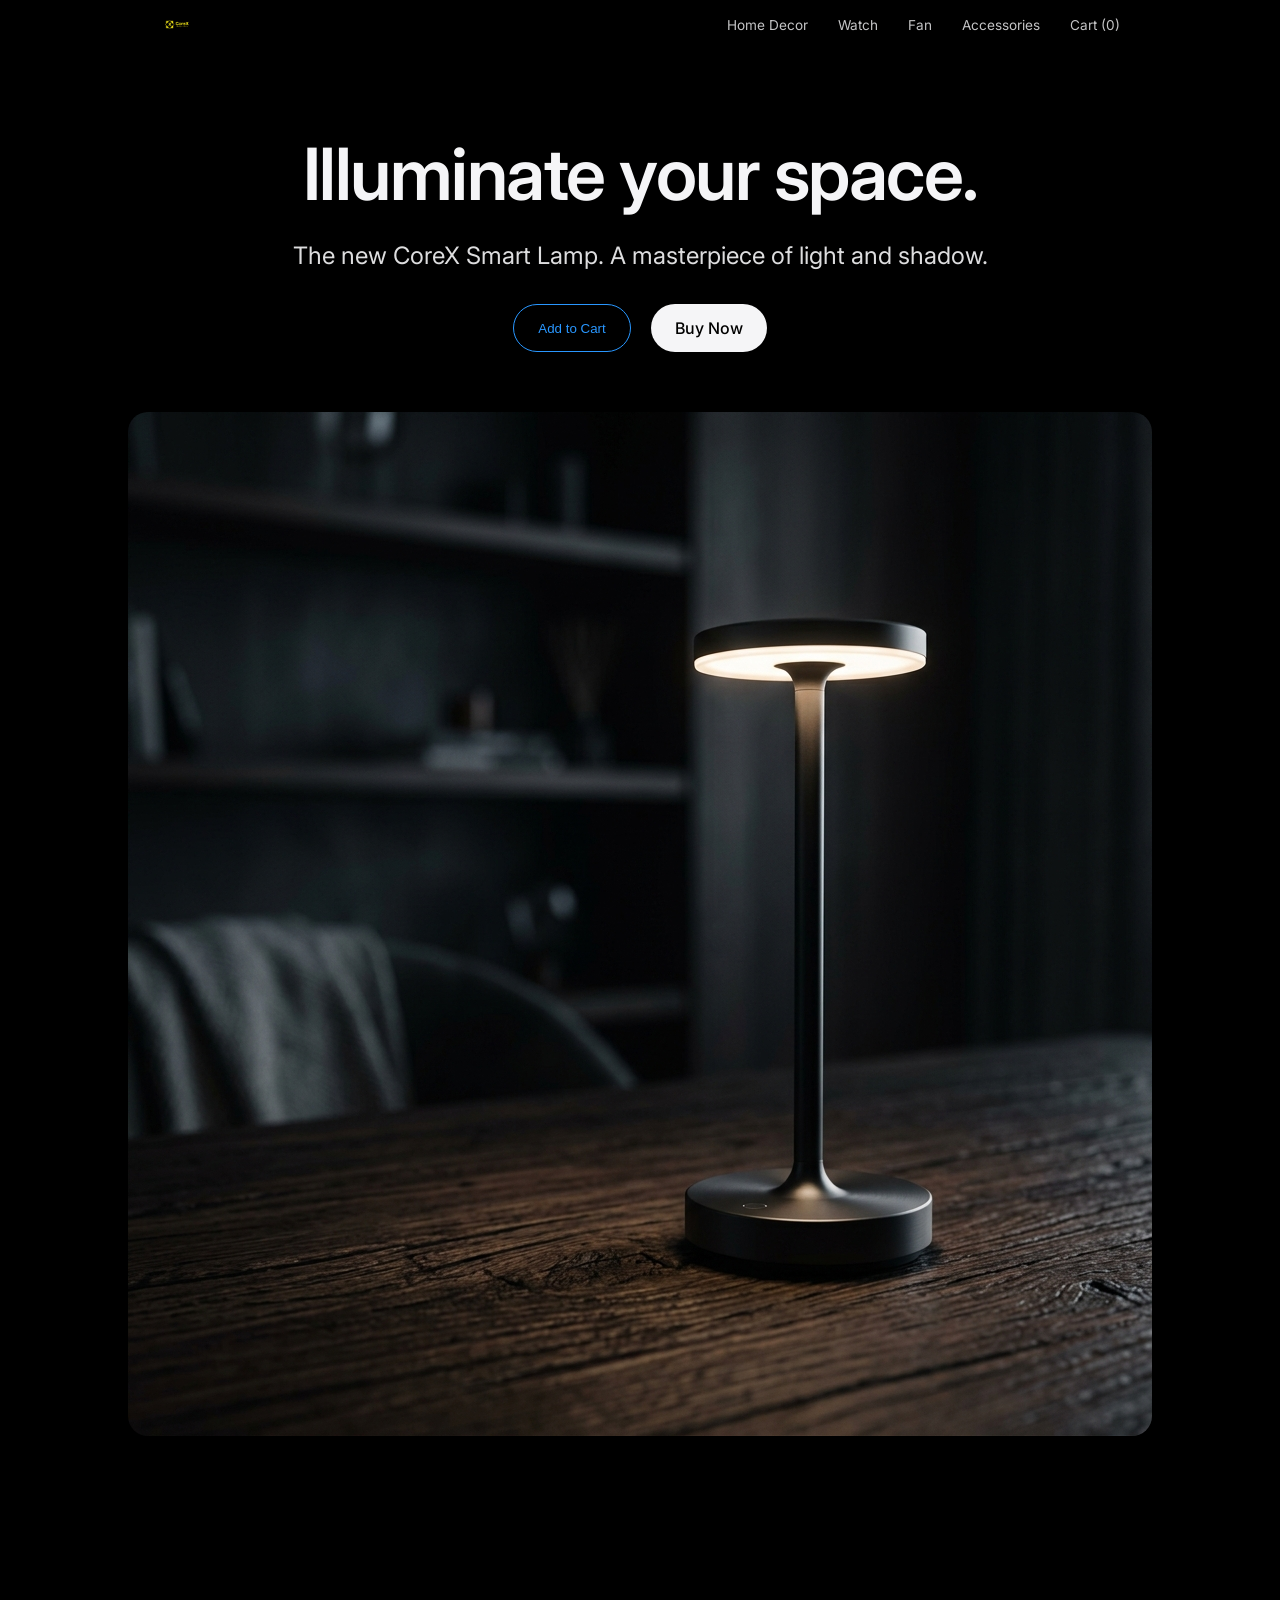
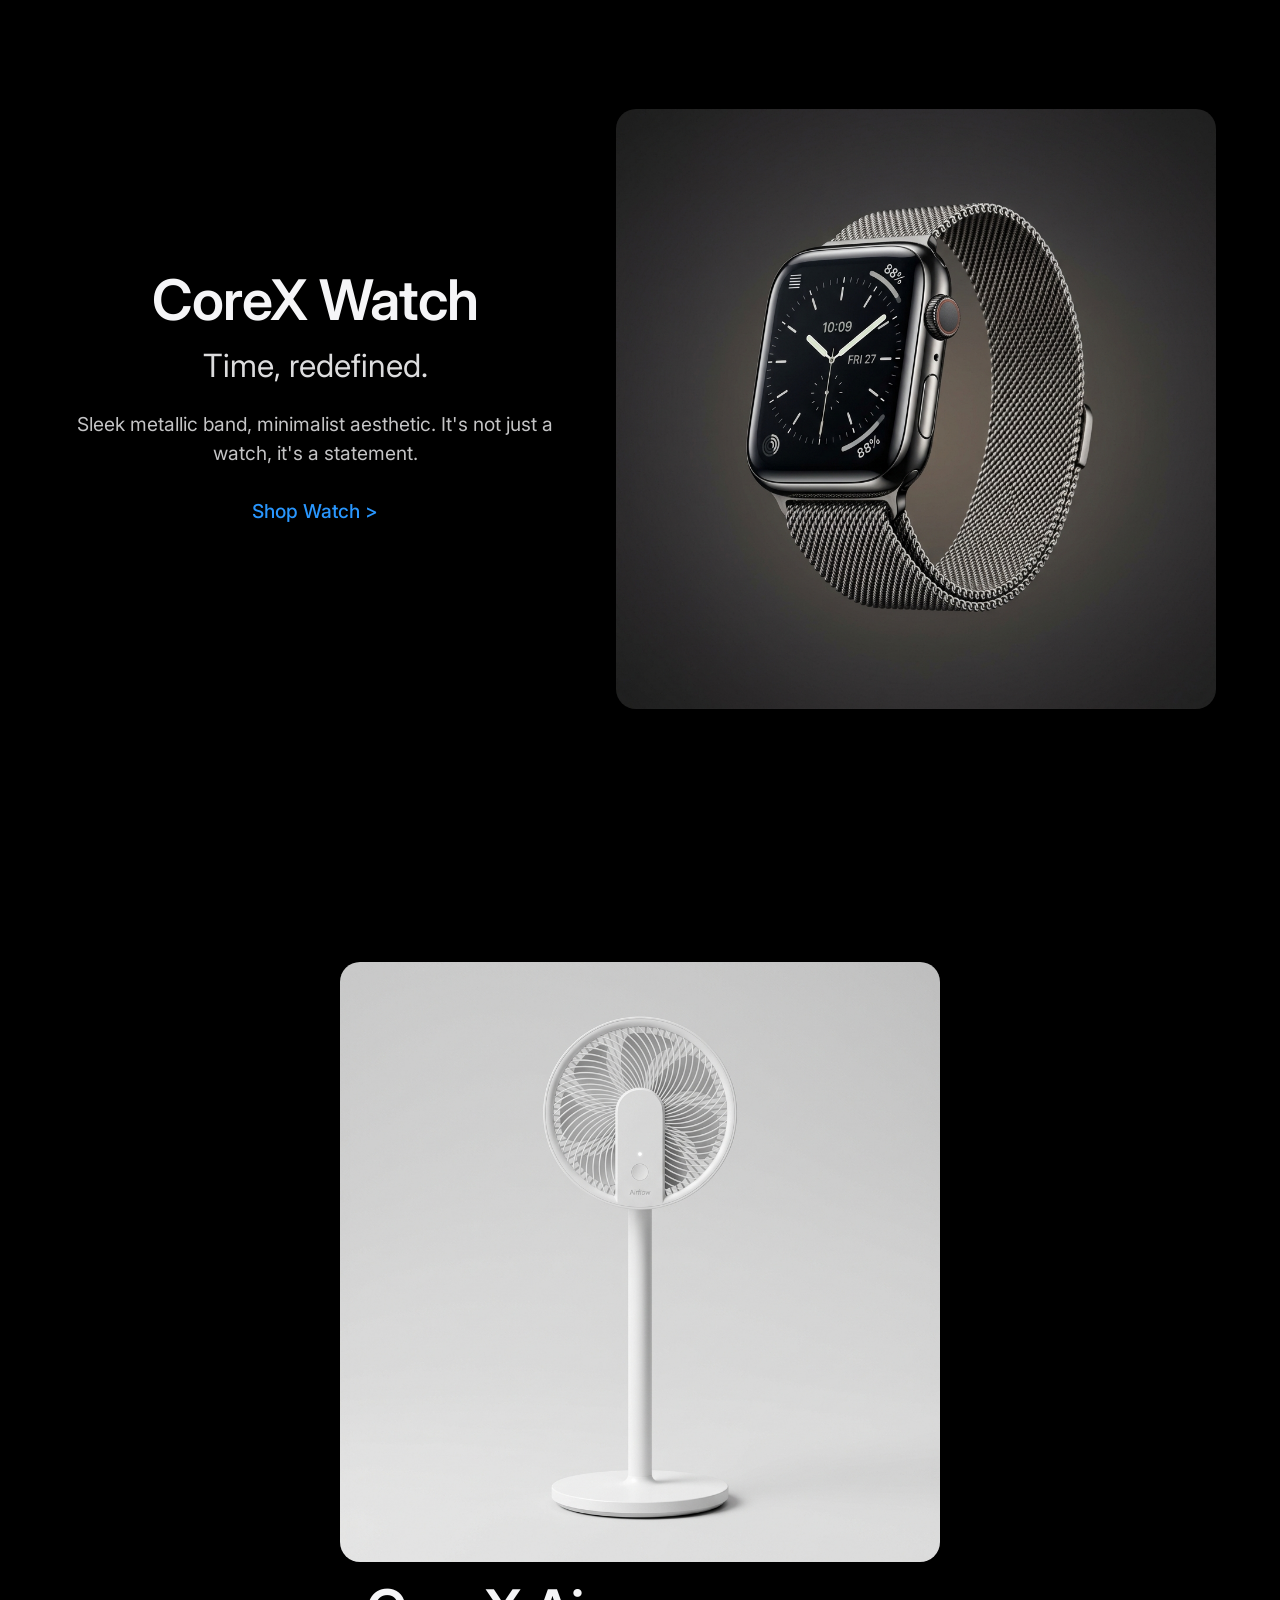
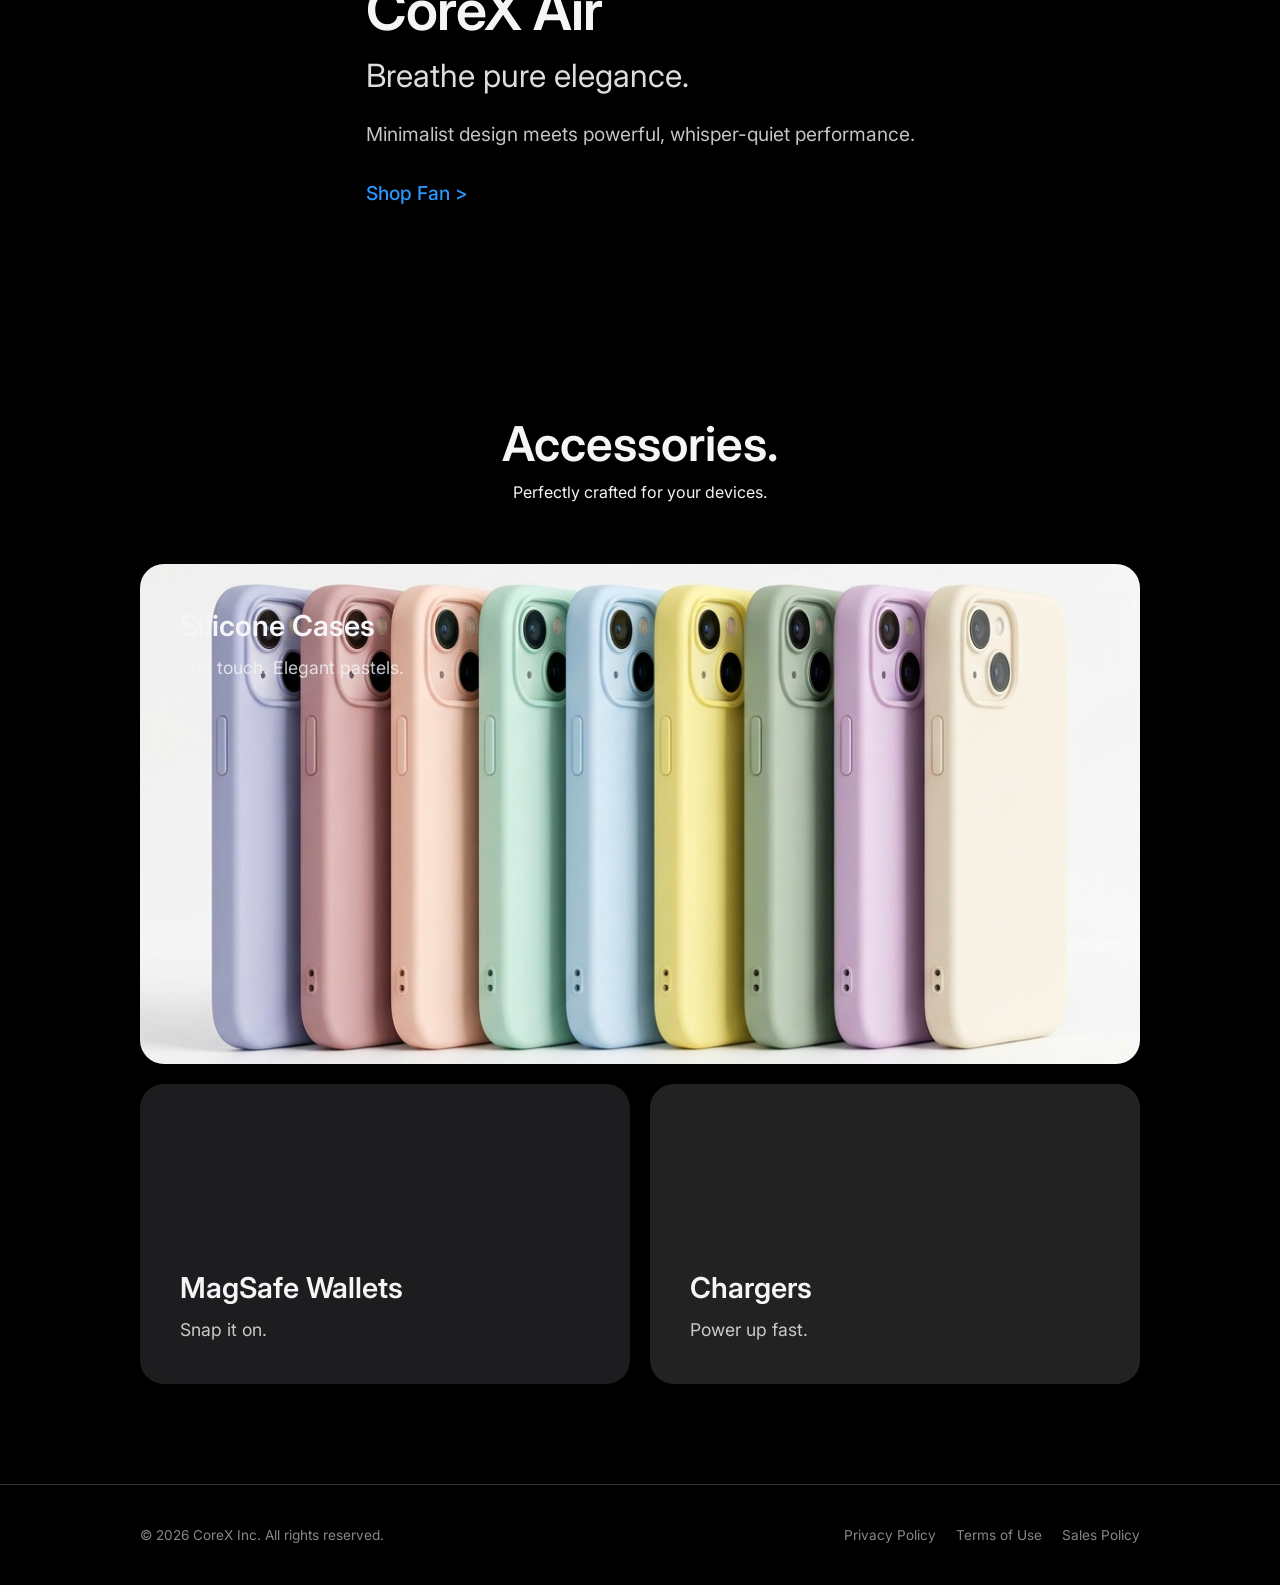
<file: index.html>
<!DOCTYPE html>
<html lang="en">
<head>
    <meta charset="UTF-8">
    <meta name="viewport" content="width=device-width, initial-scale=1.0">
    <title>CoreX - High End Smart Home & Accessories</title>
    <link rel="stylesheet" href="assets/css/style.css">
    <link href="https://fonts.googleapis.com/css2?family=Inter:wght@300;400;500;600;700&display=swap" rel="stylesheet">
</head>
<body>
    <!-- Navbar -->
    <nav class="navbar">
        <div class="nav-content">
            <a href="index.html" class="logo"><img src="assets/images/logo.png" alt="CoreX" style="height: 35px; width: auto; display: block;"></a>
            <ul class="nav-links">
                <li><a href="#decor">Home Decor</a></li>
                <li><a href="#watch">Watch</a></li>
                <li><a href="#fan">Fan</a></li>
                <li><a href="#accessories">Accessories</a></li>
            </ul>
        </div>
    </nav>

    <!-- Hero Section -->
    <section class="hero dark-section" id="decor">
        <div class="hero-content fade-in">
            <h1>Illuminate your space.</h1>
            <p>The new CoreX Smart Lamp. A masterpiece of light and shadow.</p>
            <div class="cta-buttons">
                <button class="btn-primary" style="background: transparent; border: 1px solid #2997ff; color: #2997ff; cursor: pointer;" onclick="cart.add('CoreX Smart Lamp', 12900, 'assets/images/corex_hero_light_1777254345968.png')">Add to Cart</button>
                <a href="order.html?product=CoreX%20Smart%20Lamp&price=12900&img=assets/images/corex_hero_light_1777254345968.png" class="btn-primary">Buy Now</a>
            </div>
        </div>
        <div class="hero-image scale-up">
            <a href="lamp.html">
                <img src="assets/images/corex_hero_light_1777254345968.png" alt="CoreX Smart Lamp">
            </a>
        </div>
    </section>

    <!-- Watch Section -->
    <section class="feature-section dark-section" id="watch">
        <div class="feature-content fade-in">
            <h2>CoreX Watch</h2>
            <h3>Time, redefined.</h3>
            <p>Sleek metallic band, minimalist aesthetic. It's not just a watch, it's a statement.</p>
             <div class="cta-links">
                <a href="watch.html">Shop Watch ></a>
            </div>
        </div>
        <div class="feature-image slide-up">
            <a href="watch.html">
                <img src="assets/images/corex_smartwatch_1777254452818.png" alt="CoreX Watch">
            </a>
        </div>
    </section>

    <!-- Fan Section -->
    <section class="feature-section dark-section" id="fan">
        <div class="feature-image slide-right">
            <a href="fan.html">
                <img src="assets/images/corex_smart_fan_1777254468978.png" alt="CoreX Smart Fan">
            </a>
        </div>
        <div class="feature-content text-left fade-in">
            <h2>CoreX Air</h2>
            <h3>Breathe pure elegance.</h3>
            <p>Minimalist design meets powerful, whisper-quiet performance.</p>
             <div class="cta-links">
                <a href="fan.html">Shop Fan ></a>
            </div>
        </div>
    </section>

    <!-- Bento Grid Section (Accessories) -->
    <section class="bento-section dark-section" id="accessories">
        <div class="section-header fade-in">
            <h2>Accessories.</h2>
            <p>Perfectly crafted for your devices.</p>
        </div>
        <div class="bento-grid">
            <a href="accessories.html" class="bento-item large fade-in" style="text-decoration: none;">
                <img src="assets/images/corex_phone_covers_1777254483107.png" alt="CoreX Phone Covers">
                <div class="bento-text">
                    <h4>Silicone Cases</h4>
                    <p>Soft touch. Elegant pastels.</p>
                </div>
            </a>
            <div class="bento-item small dark-bg fade-in" style="transition-delay: 0.1s">
                <div class="bento-text">
                    <h4>MagSafe Wallets</h4>
                    <p>Snap it on.</p>
                </div>
            </div>
            <div class="bento-item small light-bg fade-in" style="transition-delay: 0.2s">
                <div class="bento-text">
                    <h4>Chargers</h4>
                    <p>Power up fast.</p>
                </div>
            </div>
        </div>
    </section>

    <!-- Recently Visited Section -->
    <section class="catalog-section dark-section" id="recentSection" style="display: none; padding-top: 50px;">
        <div class="section-header fade-in" style="text-align: center; margin-bottom: 40px;">
            <h2 style="font-size: 2.5rem; margin-bottom: 10px;">Recently Visited</h2>
            <p style="color: #888;">Pick up where you left off.</p>
        </div>
        <div class="catalog-grid" id="recentGrid">
            <!-- Injected via JS -->
        </div>
    </section>

    <!-- Footer -->
    <footer class="footer">
        <div class="footer-content">
            <p>&copy; 2026 CoreX Inc. All rights reserved.</p>
            <ul class="footer-links">
                <li><a href="privacy.html">Privacy Policy</a></li>
                <li><a href="terms.html">Terms of Use</a></li>
                <li><a href="sales.html">Sales Policy</a></li>
            </ul>
        </div>
    </footer>

    <script src="assets/js/products.js"></script>
    <script src="assets/js/main.js"></script>
    <script>
        document.addEventListener('DOMContentLoaded', () => {
            const recent = JSON.parse(localStorage.getItem('corex_recent')) || [];
            if (recent.length > 0 && typeof productDatabase !== 'undefined') {
                document.getElementById('recentSection').style.display = 'block';
                const grid = document.getElementById('recentGrid');
                
                recent.forEach((id, index) => {
                    const product = productDatabase[id];
                    if (product) {
                        const delay = index * 0.1;
                        grid.innerHTML += `
                            <div class="catalog-item fade-in visible" style="transition-delay: ${delay}s">
                                <a href="product.html?id=${id}" style="text-decoration: none;">
                                    <img src="${product.img}" class="${product.variant || ''}" alt="${product.name}">
                                    <h3>${product.name}</h3>
                                </a>
                                <p style="display: -webkit-box; -webkit-line-clamp: 2; -webkit-box-orient: vertical; overflow: hidden; text-overflow: ellipsis; margin-bottom: 15px; color: #888;">${product.desc}</p>
                                <div class="catalog-price">${product.price.toLocaleString()} ৳</div>
                                <div class="catalog-buttons">
                                    <button class="catalog-add-cart" onclick="cart.add('${product.name}', ${product.price}, '${product.img}', '${product.variant || ''}')">Add to Cart</button>
                                    <a href="order.html?product=${encodeURIComponent(product.name)}&price=${product.price}&img=${encodeURIComponent(product.img)}&variant=${product.variant || ''}" class="catalog-buy">Buy Now</a>
                                </div>
                            </div>
                        `;
                    }
                });
            }
        });
    </script>
</body>
</html>
</file>
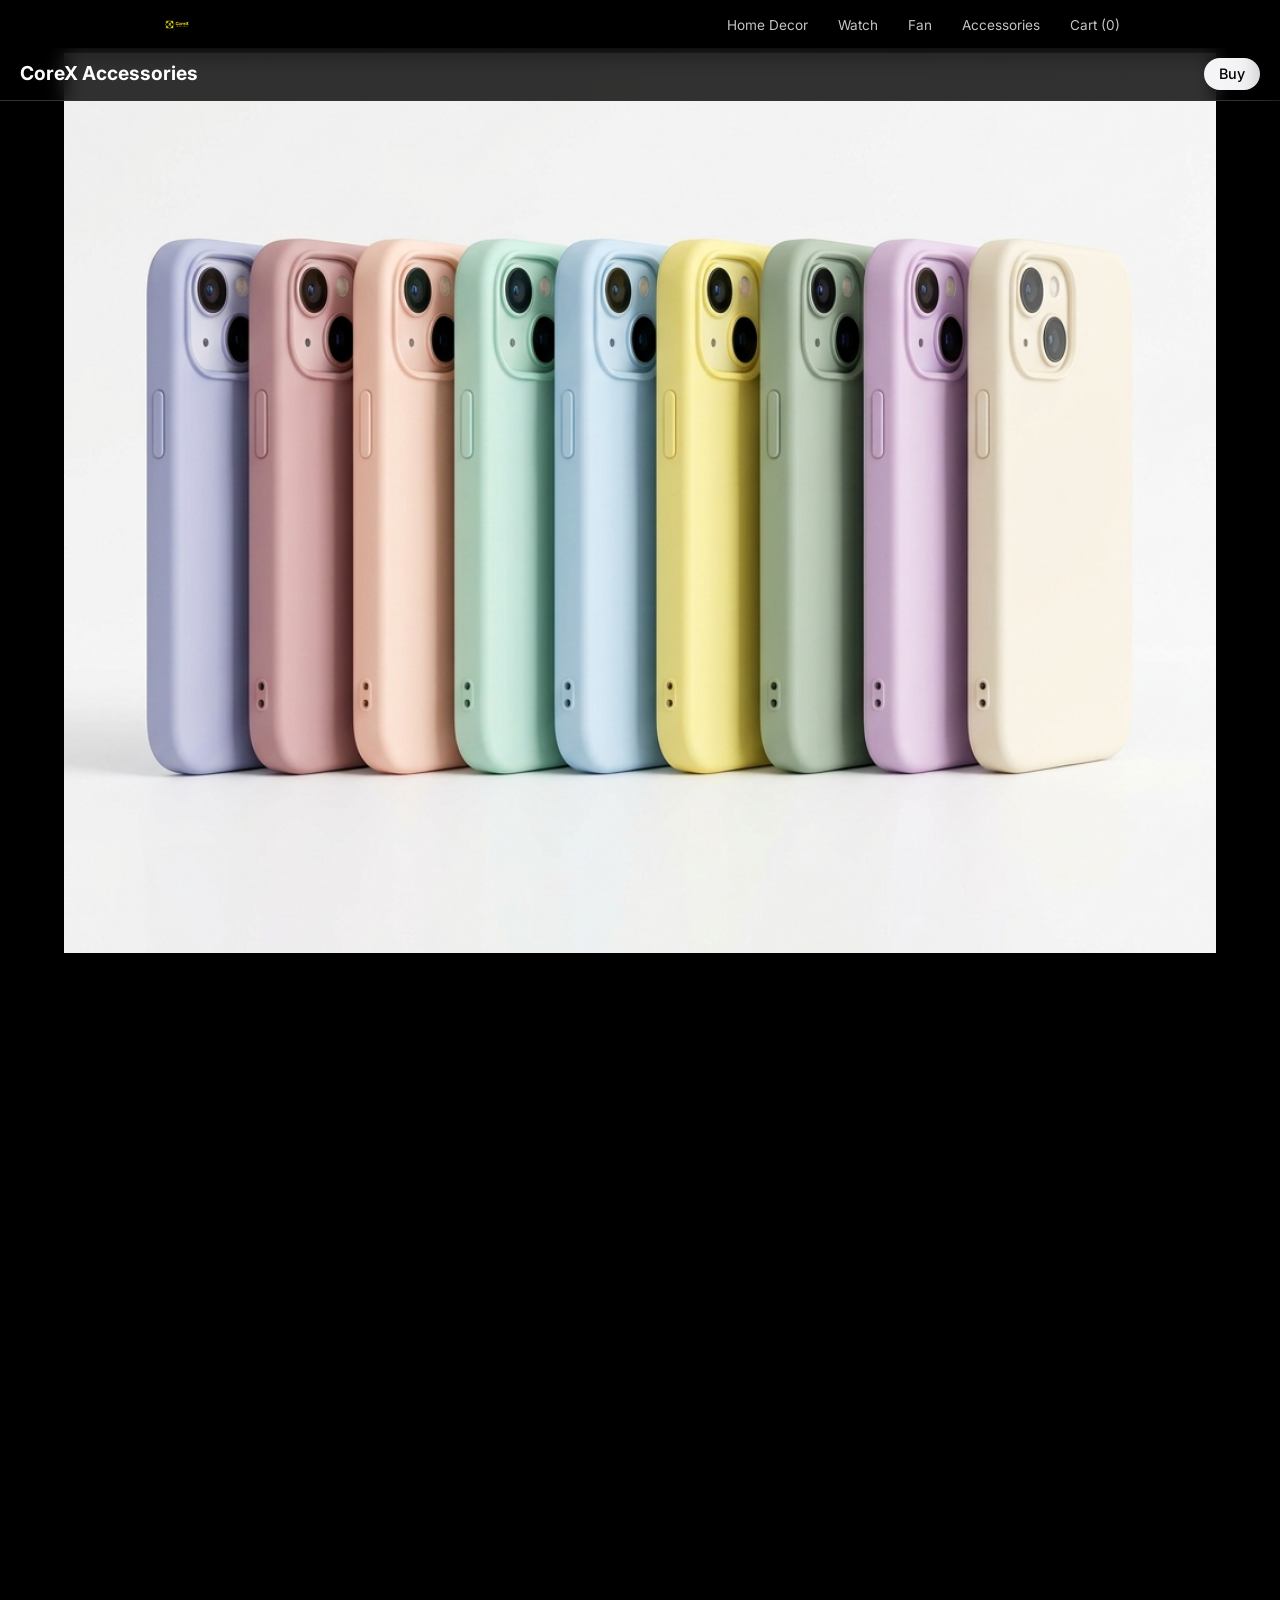
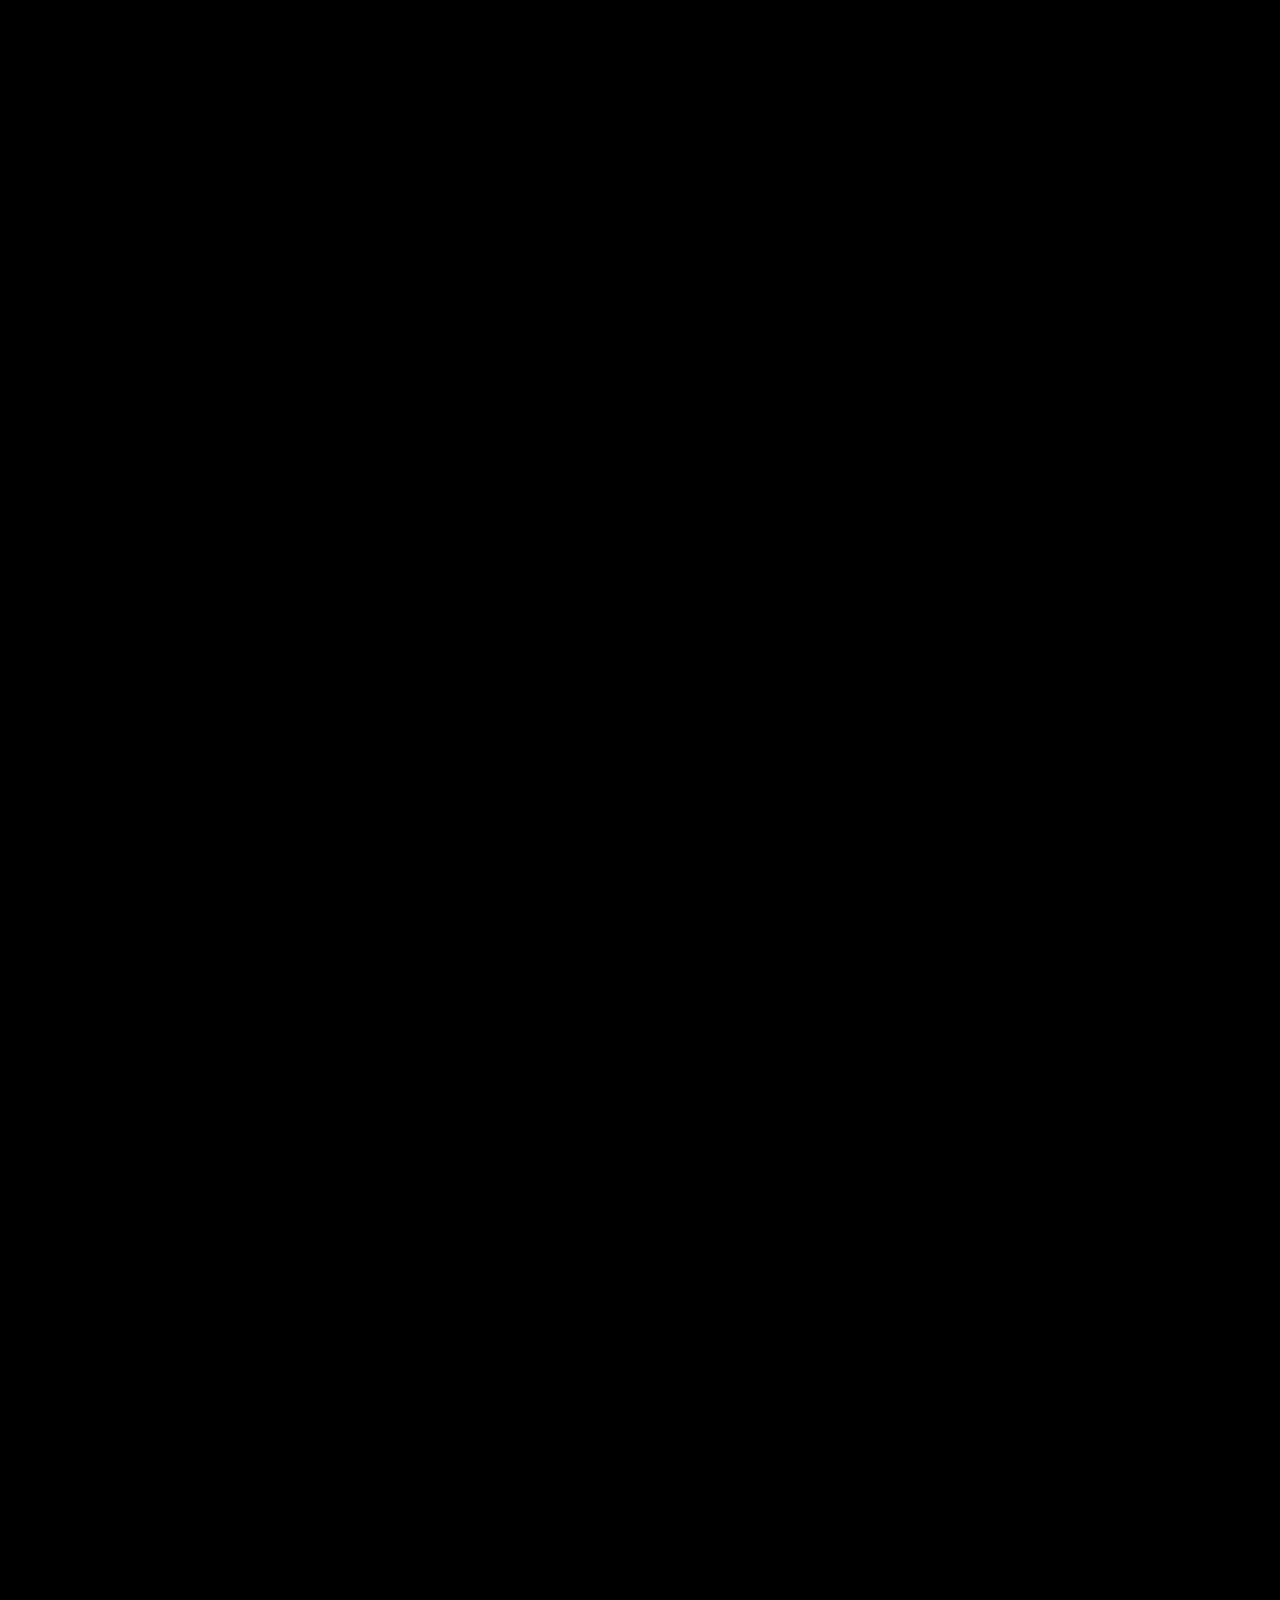
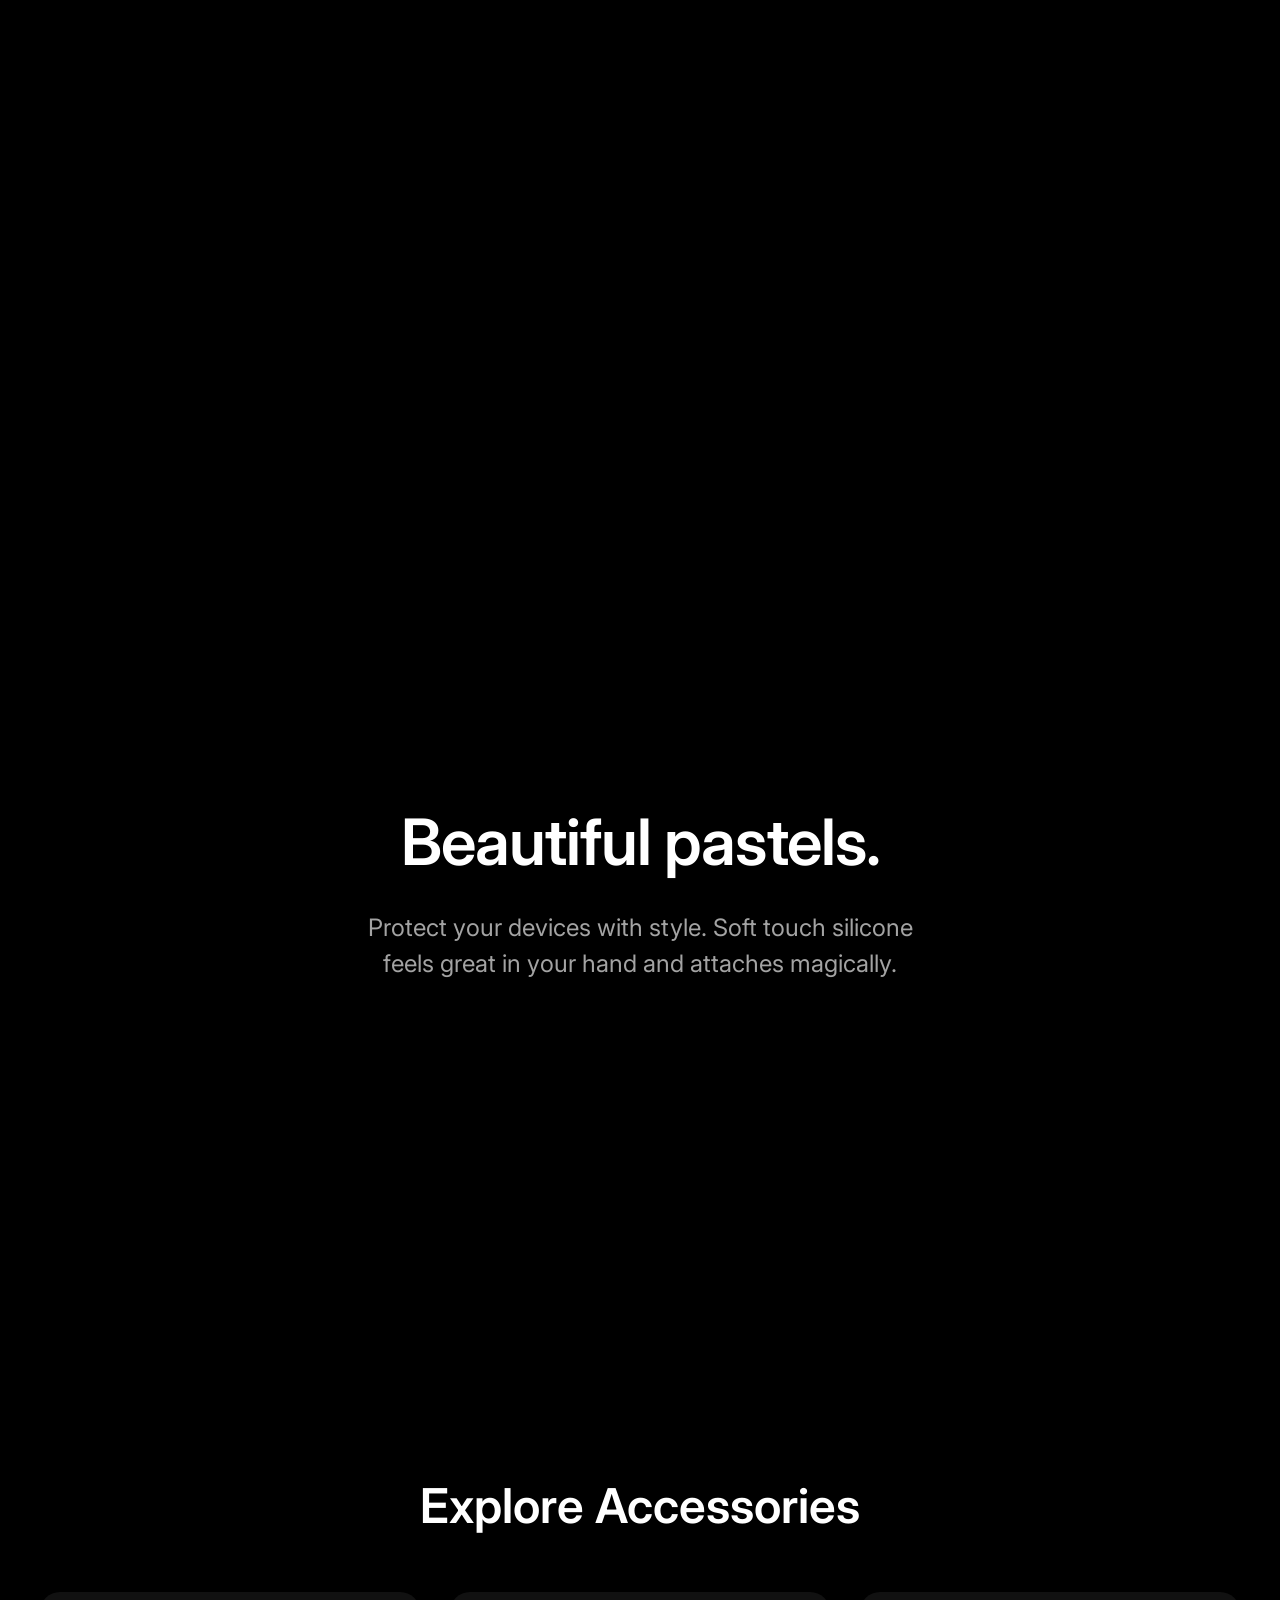
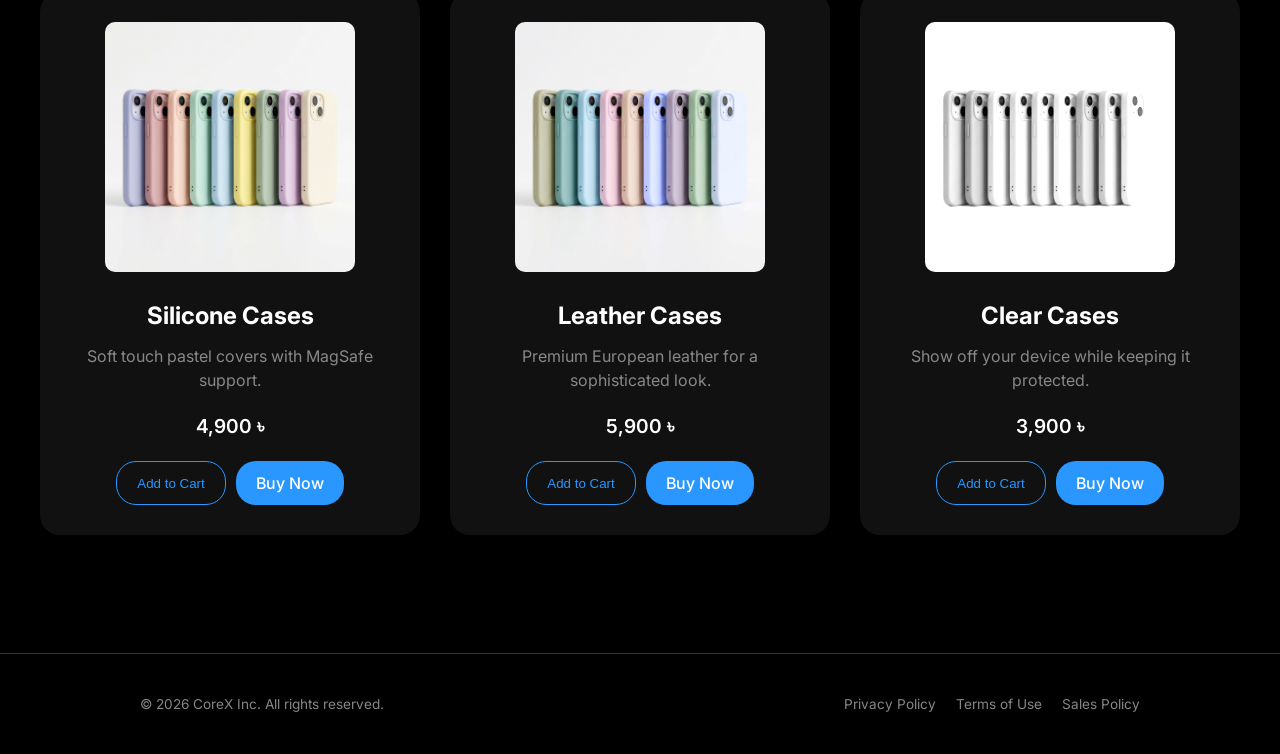
<file: accessories.html>
<!DOCTYPE html>
<html lang="en">
<head>
    <meta charset="UTF-8">
    <meta name="viewport" content="width=device-width, initial-scale=1.0">
    <title>CoreX Accessories</title>
    <link rel="stylesheet" href="assets/css/style.css">
    <link href="https://fonts.googleapis.com/css2?family=Inter:wght@300;400;500;600;700&display=swap" rel="stylesheet">
    <style>
        .interactive-container {
            height: 400vh;
            background-color: #000;
            color: #fff;
            position: relative;
        }
        .sticky-view {
            position: sticky;
            top: 0;
            height: 100vh;
            width: 100%;
            display: flex;
            justify-content: center;
            align-items: center;
            overflow: hidden;
        }
        .product-image {
            width: 60%;
            max-width: 800px;
            transform: scale(1.5);
            transition: transform 0.1s ease-out;
            z-index: 1;
        }
        .product-text {
            position: absolute;
            font-size: 5vw;
            font-weight: 700;
            opacity: 0;
            text-align: center;
            z-index: 2;
            pointer-events: none;
            width: 100%;
        }
        .text-1 { top: 20%; }
        .text-2 { top: 40%; }
        .text-3 { top: 60%; }
        
        .buy-nav {
            position: sticky;
            top: 48px;
            background: rgba(0,0,0,0.8);
            backdrop-filter: blur(10px);
            z-index: 999;
            padding: 10px 20px;
            display: flex;
            justify-content: space-between;
            align-items: center;
            border-bottom: 1px solid #333;
        }
        .buy-nav h2 { font-size: 1.2rem; margin: 0; color: #fff; }
    </style>
</head>
<body>
    <nav class="navbar">
        <div class="nav-content">
            <a href="index.html" class="logo"><img src="assets/images/logo.png" alt="CoreX" style="height: 35px; width: auto; display: block;"></a>
            <ul class="nav-links">
                <li><a href="index.html#decor">Home Decor</a></li>
                <li><a href="index.html#watch">Watch</a></li>
                <li><a href="index.html#fan">Fan</a></li>
                <li><a href="index.html#accessories">Accessories</a></li>
            </ul>
        </div>
    </nav>

    <div class="buy-nav">
        <h2>CoreX Accessories</h2>
        <a href="order.html?product=CoreX%20Accessories&price=4900&img=assets/images/corex_phone_covers_1777254483107.png" class="btn-primary" style="padding: 5px 15px; font-size: 0.9rem;">Buy</a>
    </div>

    <div class="interactive-container" id="scrollContainer">
        <div class="sticky-view">
            <img src="assets/images/corex_phone_covers_1777254483107.png" class="product-image" id="productImage" alt="CoreX Accessories">
            <div class="product-text text-1" id="text1">Mix.</div>
            <div class="product-text text-2" id="text2">Match.</div>
            <div class="product-text text-3" id="text3">MagSafe.</div>
        </div>
    </div>

    <section class="dark-section" style="min-height: 100vh;">
        <div class="feature-content fade-in" style="max-width: 800px; margin: 0 auto; text-align: center;">
            <h2 style="font-size: 4rem; color: #fff;">Beautiful pastels.</h2>
            <p style="color: #ccc; font-size: 1.5rem; margin-top: 20px;">Protect your devices with style. Soft touch silicone feels great in your hand and attaches magically.</p>
        </div>
    </section>

    <section class="catalog-section" id="catalog">
        <div class="catalog-header fade-in">
            <h2>Explore Accessories</h2>
        </div>
        <div class="catalog-grid">
            <div class="catalog-item fade-in">
                <a href="product.html?id=silicone-cases" style="text-decoration: none;">
                    <img src="assets/images/corex_phone_covers_1777254483107.png" alt="Silicone Cases">
                    <h3>Silicone Cases</h3>
                </a>
                <p>Soft touch pastel covers with MagSafe support.</p>
                <div class="catalog-price">4,900 ৳</div>
                <div class="catalog-buttons">
                    <button class="catalog-add-cart" onclick="cart.add('Silicone Cases', 4900, 'assets/images/corex_phone_covers_1777254483107.png')">Add to Cart</button>
                    <a href="order.html?product=Silicone%20Cases&price=4900&img=assets/images/corex_phone_covers_1777254483107.png" class="catalog-buy">Buy Now</a>
                </div>
            </div>
            <div class="catalog-item fade-in" style="transition-delay: 0.1s">
                <a href="product.html?id=leather-cases" style="text-decoration: none;">
                    <img src="assets/images/corex_phone_covers_1777254483107.png" class="variant-blue" alt="Leather Cases">
                    <h3>Leather Cases</h3>
                </a>
                <p>Premium European leather for a sophisticated look.</p>
                <div class="catalog-price">5,900 ৳</div>
                <div class="catalog-buttons">
                    <button class="catalog-add-cart" onclick="cart.add('Leather Cases', 5900, 'assets/images/corex_phone_covers_1777254483107.png', 'variant-blue')">Add to Cart</button>
                    <a href="order.html?product=Leather%20Cases&price=5900&img=assets/images/corex_phone_covers_1777254483107.png&variant=variant-blue" class="catalog-buy">Buy Now</a>
                </div>
            </div>
            <div class="catalog-item fade-in" style="transition-delay: 0.2s">
                <a href="product.html?id=clear-cases" style="text-decoration: none;">
                    <img src="assets/images/corex_phone_covers_1777254483107.png" class="variant-silver" alt="Clear Cases">
                    <h3>Clear Cases</h3>
                </a>
                <p>Show off your device while keeping it protected.</p>
                <div class="catalog-price">3,900 ৳</div>
                <div class="catalog-buttons">
                    <button class="catalog-add-cart" onclick="cart.add('Clear Cases', 3900, 'assets/images/corex_phone_covers_1777254483107.png', 'variant-silver')">Add to Cart</button>
                    <a href="order.html?product=Clear%20Cases&price=3900&img=assets/images/corex_phone_covers_1777254483107.png&variant=variant-silver" class="catalog-buy">Buy Now</a>
                </div>
            </div>
        </div>
    </section>

    <!-- Footer -->
    <footer class="footer">
        <div class="footer-content">
            <p>&copy; 2026 CoreX Inc. All rights reserved.</p>
            <ul class="footer-links">
                <li><a href="privacy.html">Privacy Policy</a></li>
                <li><a href="terms.html">Terms of Use</a></li>
                <li><a href="sales.html">Sales Policy</a></li>
            </ul>
        </div>
    </footer>

    <script src="assets/js/main.js"></script>
    <script>
        document.addEventListener('DOMContentLoaded', () => {
            const container = document.getElementById('scrollContainer');
            const productImage = document.getElementById('productImage');
            const text1 = document.getElementById('text1');
            const text2 = document.getElementById('text2');
            const text3 = document.getElementById('text3');

            window.addEventListener('scroll', () => {
                const rect = container.getBoundingClientRect();
                const containerTop = rect.top;
                const containerHeight = rect.height - window.innerHeight;
                
                let progress = 0;
                if (containerTop < 0) {
                    progress = Math.min(1, Math.max(0, Math.abs(containerTop) / containerHeight));
                }

                const scale = 1.5 - (progress * 0.5);
                productImage.style.transform = `scale(${scale})`;
                
                if (progress > 0.1 && progress < 0.4) {
                    text1.style.opacity = (progress - 0.1) * 3;
                } else if (progress >= 0.4) {
                    text1.style.opacity = 1 - ((progress - 0.4) * 5);
                } else {
                    text1.style.opacity = 0;
                }

                if (progress > 0.4 && progress < 0.7) {
                    text2.style.opacity = (progress - 0.4) * 3;
                } else if (progress >= 0.7) {
                    text2.style.opacity = 1 - ((progress - 0.7) * 5);
                } else {
                    text2.style.opacity = 0;
                }

                if (progress > 0.7) {
                    text3.style.opacity = (progress - 0.7) * 4;
                } else {
                    text3.style.opacity = 0;
                }
            });
        });
    </script>
</body>
</html>
</file>
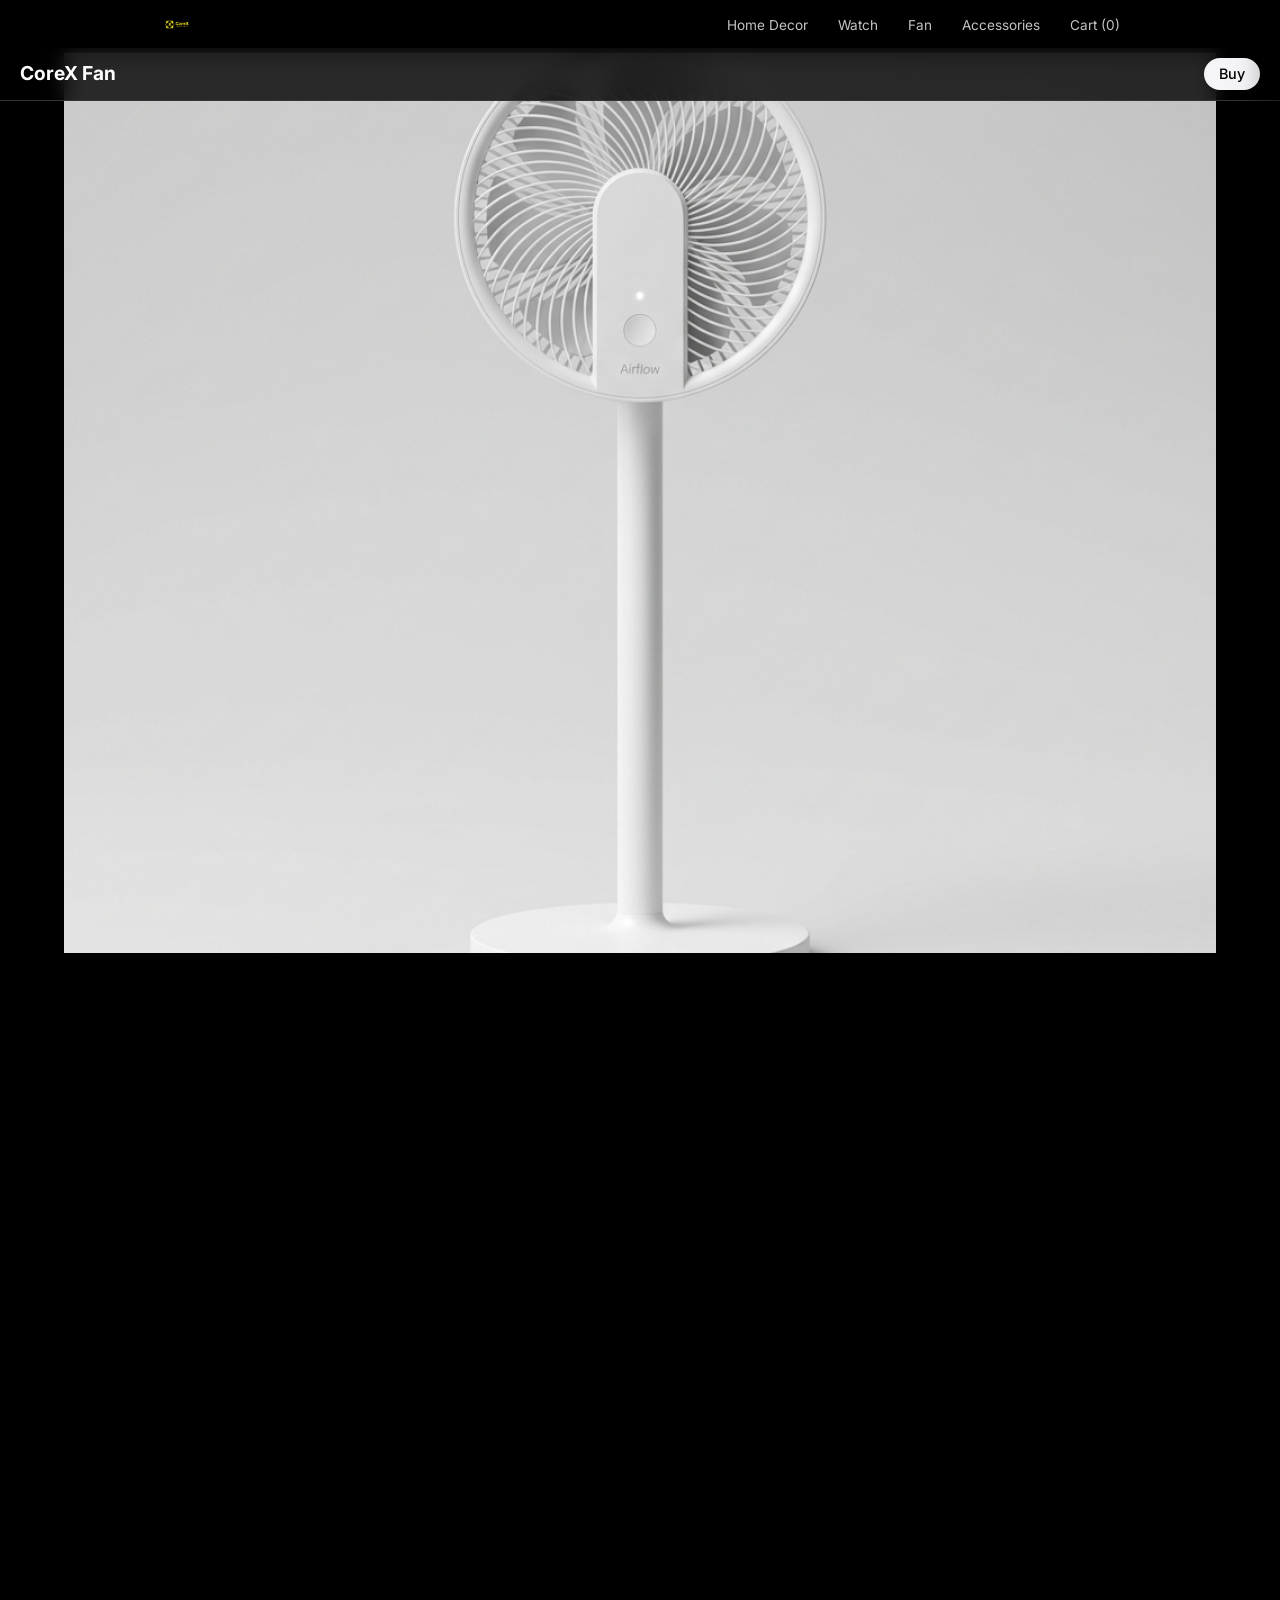
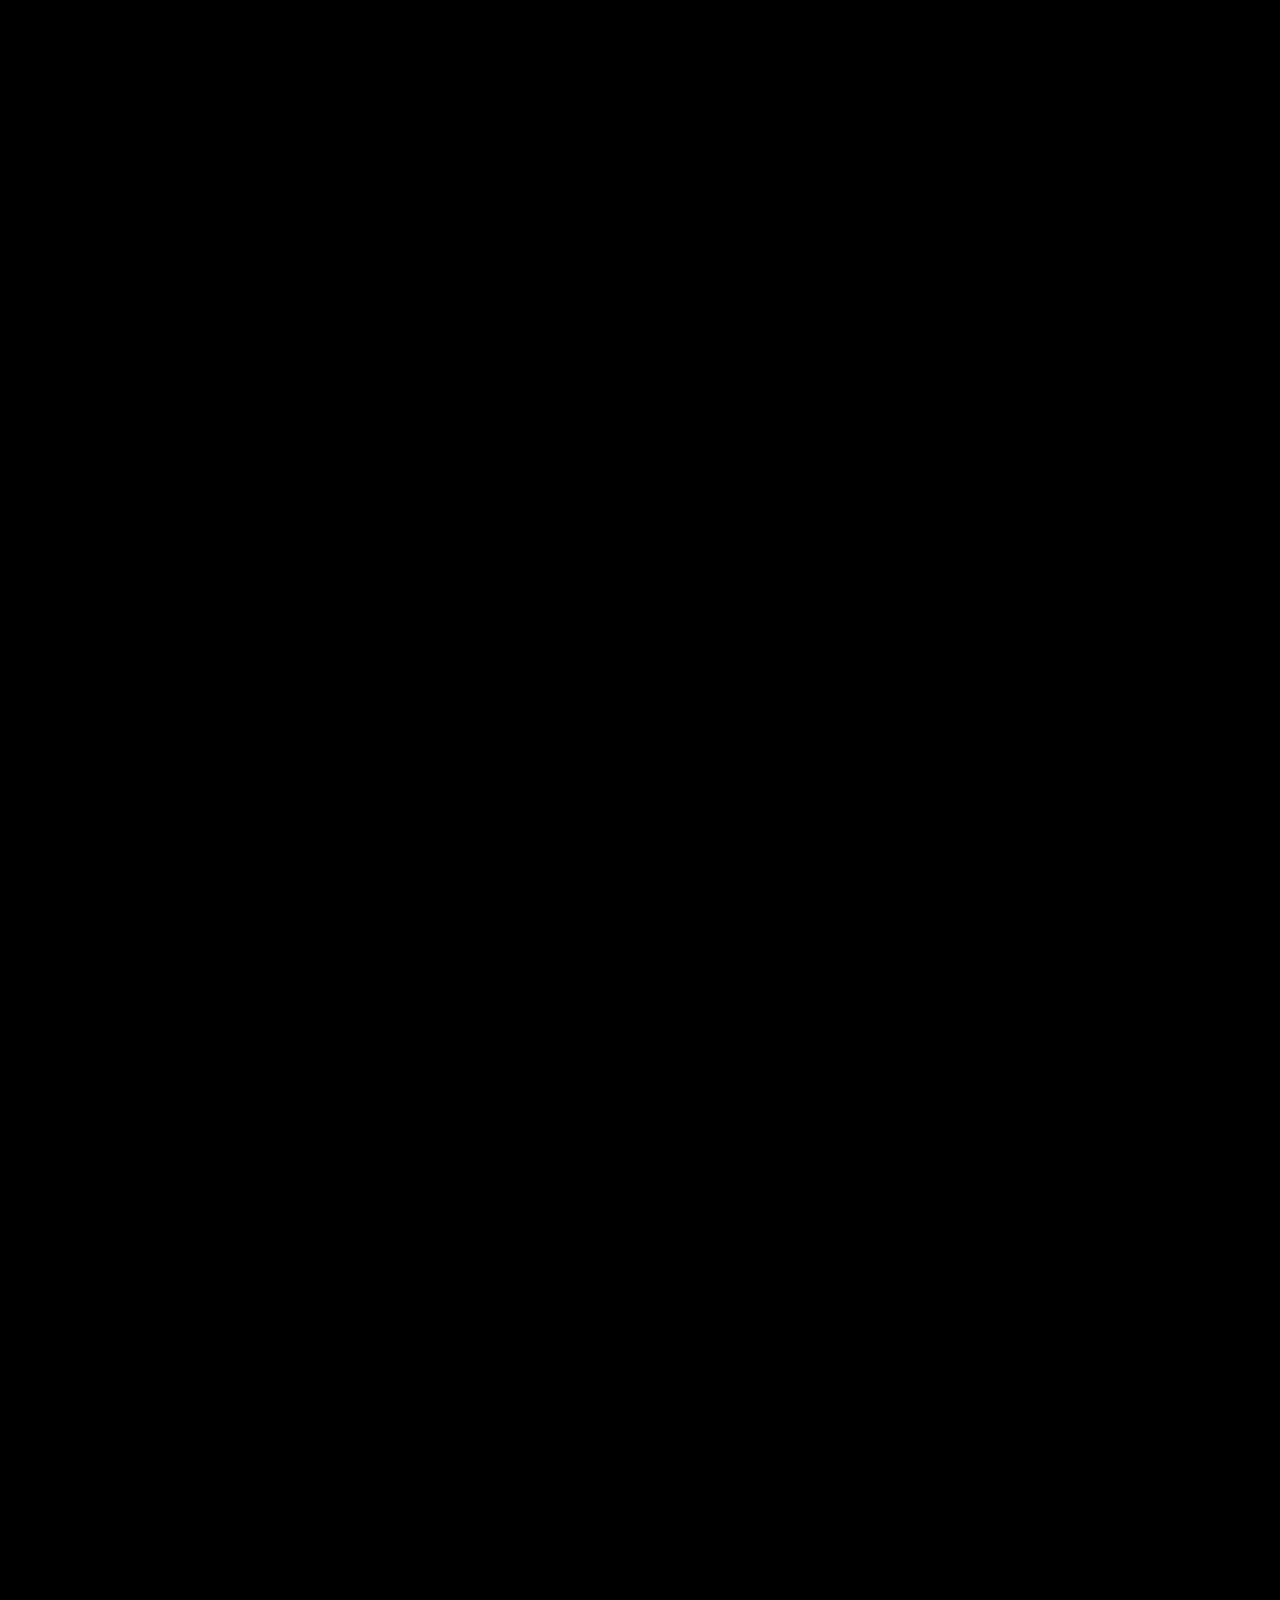
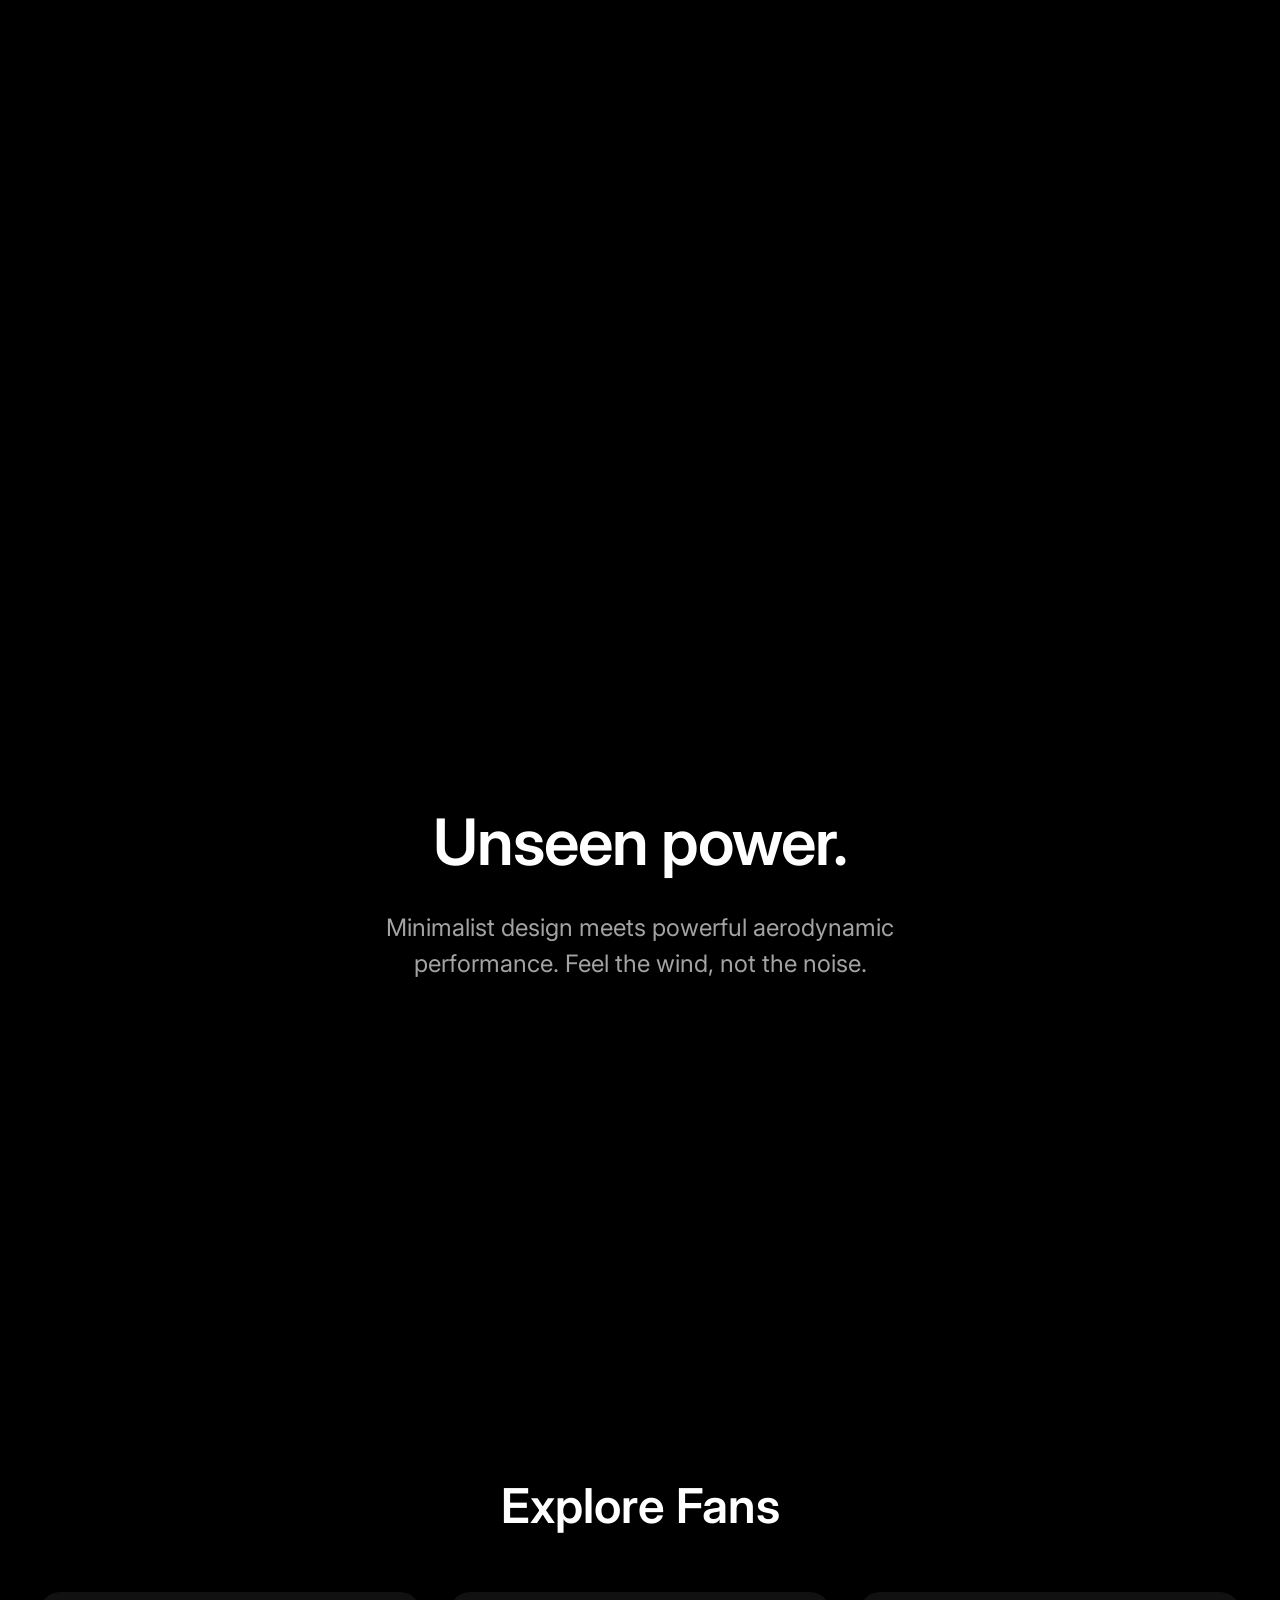
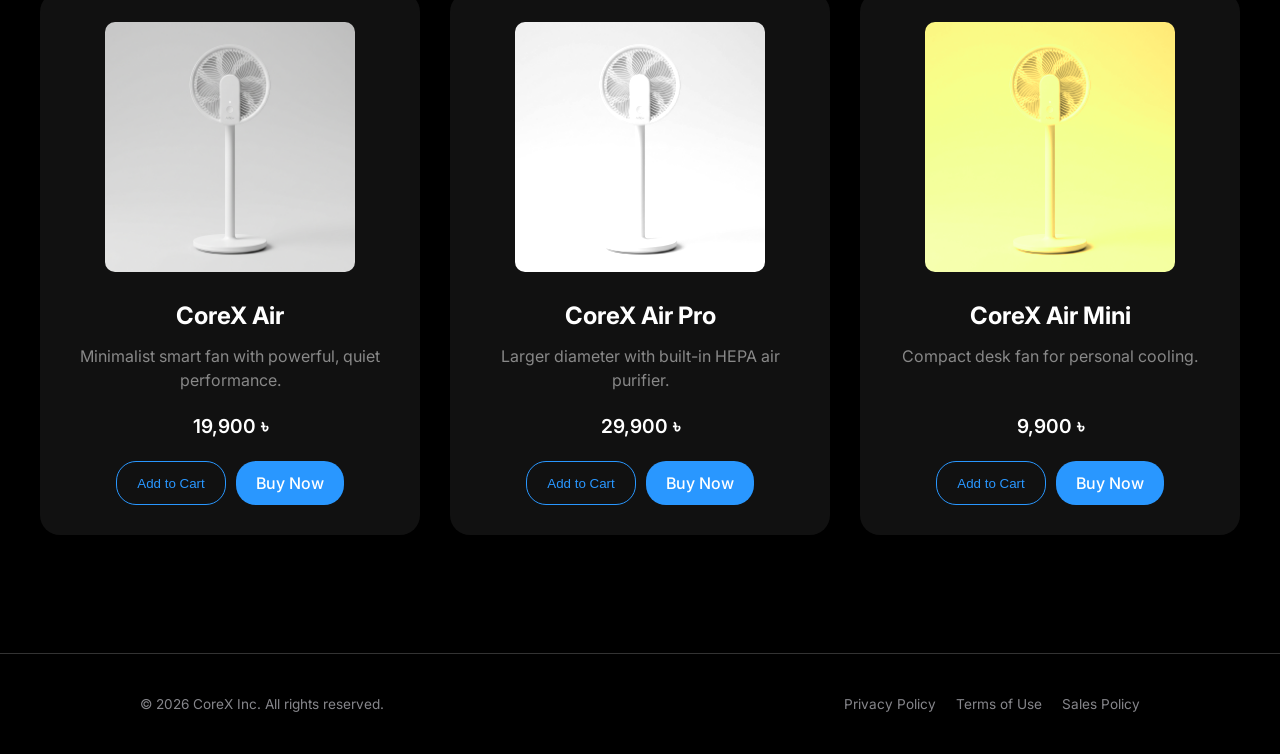
<file: fan.html>
<!DOCTYPE html>
<html lang="en">
<head>
    <meta charset="UTF-8">
    <meta name="viewport" content="width=device-width, initial-scale=1.0">
    <title>CoreX Fan</title>
    <link rel="stylesheet" href="assets/css/style.css">
    <link href="https://fonts.googleapis.com/css2?family=Inter:wght@300;400;500;600;700&display=swap" rel="stylesheet">
    <style>
        .interactive-container {
            height: 400vh;
            background-color: #000;
            color: #fff;
            position: relative;
        }
        .sticky-view {
            position: sticky;
            top: 0;
            height: 100vh;
            width: 100%;
            display: flex;
            justify-content: center;
            align-items: center;
            overflow: hidden;
        }
        .product-image {
            width: 60%;
            max-width: 800px;
            transform: scale(1.5);
            transition: transform 0.1s linear; /* Note linear for smooth spinning */
            z-index: 1;
        }
        .product-text {
            position: absolute;
            font-size: 5vw;
            font-weight: 700;
            opacity: 0;
            text-align: center;
            z-index: 2;
            pointer-events: none;
            width: 100%;
        }
        .text-1 { top: 20%; }
        .text-2 { top: 40%; }
        .text-3 { top: 60%; }
        
        .buy-nav {
            position: sticky;
            top: 48px;
            background: rgba(0,0,0,0.8);
            backdrop-filter: blur(10px);
            z-index: 999;
            padding: 10px 20px;
            display: flex;
            justify-content: space-between;
            align-items: center;
            border-bottom: 1px solid #333;
        }
        .buy-nav h2 { font-size: 1.2rem; margin: 0; color: #fff; }
    </style>
</head>
<body>
    <nav class="navbar">
        <div class="nav-content">
            <a href="index.html" class="logo"><img src="assets/images/logo.png" alt="CoreX" style="height: 35px; width: auto; display: block;"></a>
            <ul class="nav-links">
                <li><a href="index.html#decor">Home Decor</a></li>
                <li><a href="index.html#watch">Watch</a></li>
                <li><a href="index.html#fan">Fan</a></li>
                <li><a href="index.html#accessories">Accessories</a></li>
            </ul>
        </div>
    </nav>

    <div class="buy-nav">
        <h2>CoreX Fan</h2>
        <a href="order.html?product=CoreX%20Fan&price=19900&img=assets/images/corex_smart_fan_1777254468978.png" class="btn-primary" style="padding: 5px 15px; font-size: 0.9rem;">Buy</a>
    </div>

    <div class="interactive-container" id="scrollContainer">
        <div class="sticky-view">
            <img src="assets/images/corex_smart_fan_1777254468978.png" class="product-image" id="productImage" alt="CoreX Fan">
            <div class="product-text text-1" id="text1">Cool breeze.</div>
            <div class="product-text text-2" id="text2">Whisper quiet.</div>
            <div class="product-text text-3" id="text3">The new CoreX Air.</div>
        </div>
    </div>

    <section class="dark-section" style="min-height: 100vh;">
        <div class="feature-content fade-in" style="max-width: 800px; margin: 0 auto; text-align: center;">
            <h2 style="font-size: 4rem; color: #fff;">Unseen power.</h2>
            <p style="color: #ccc; font-size: 1.5rem; margin-top: 20px;">Minimalist design meets powerful aerodynamic performance. Feel the wind, not the noise.</p>
        </div>
    </section>

    <section class="catalog-section" id="catalog">
        <div class="catalog-header fade-in">
            <h2>Explore Fans</h2>
        </div>
        <div class="catalog-grid">
            <div class="catalog-item fade-in">
                <a href="product.html?id=corex-air" style="text-decoration: none;">
                    <img src="assets/images/corex_smart_fan_1777254468978.png" alt="CoreX Air">
                    <h3>CoreX Air</h3>
                </a>
                <p>Minimalist smart fan with powerful, quiet performance.</p>
                <div class="catalog-price">19,900 ৳</div>
                <div class="catalog-buttons">
                    <button class="catalog-add-cart" onclick="cart.add('CoreX Air', 19900, 'assets/images/corex_smart_fan_1777254468978.png')">Add to Cart</button>
                    <a href="order.html?product=CoreX%20Air&price=19900&img=assets/images/corex_smart_fan_1777254468978.png" class="catalog-buy">Buy Now</a>
                </div>
            </div>
            <div class="catalog-item fade-in" style="transition-delay: 0.1s">
                <a href="product.html?id=corex-air-pro" style="text-decoration: none;">
                    <img src="assets/images/corex_smart_fan_1777254468978.png" class="variant-silver" alt="CoreX Air Pro">
                    <h3>CoreX Air Pro</h3>
                </a>
                <p>Larger diameter with built-in HEPA air purifier.</p>
                <div class="catalog-price">29,900 ৳</div>
                <div class="catalog-buttons">
                    <button class="catalog-add-cart" onclick="cart.add('CoreX Air Pro', 29900, 'assets/images/corex_smart_fan_1777254468978.png', 'variant-silver')">Add to Cart</button>
                    <a href="order.html?product=CoreX%20Air%20Pro&price=29900&img=assets/images/corex_smart_fan_1777254468978.png&variant=variant-silver" class="catalog-buy">Buy Now</a>
                </div>
            </div>
            <div class="catalog-item fade-in" style="transition-delay: 0.2s">
                <a href="product.html?id=corex-air-mini" style="text-decoration: none;">
                    <img src="assets/images/corex_smart_fan_1777254468978.png" class="variant-gold" alt="CoreX Air Mini">
                    <h3>CoreX Air Mini</h3>
                </a>
                <p>Compact desk fan for personal cooling.</p>
                <div class="catalog-price">9,900 ৳</div>
                <div class="catalog-buttons">
                    <button class="catalog-add-cart" onclick="cart.add('CoreX Air Mini', 9900, 'assets/images/corex_smart_fan_1777254468978.png', 'variant-gold')">Add to Cart</button>
                    <a href="order.html?product=CoreX%20Air%20Mini&price=9900&img=assets/images/corex_smart_fan_1777254468978.png&variant=variant-gold" class="catalog-buy">Buy Now</a>
                </div>
            </div>
        </div>
    </section>

    <!-- Footer -->
    <footer class="footer">
        <div class="footer-content">
            <p>&copy; 2026 CoreX Inc. All rights reserved.</p>
            <ul class="footer-links">
                <li><a href="privacy.html">Privacy Policy</a></li>
                <li><a href="terms.html">Terms of Use</a></li>
                <li><a href="sales.html">Sales Policy</a></li>
            </ul>
        </div>
    </footer>

    <script src="assets/js/main.js"></script>
    <script>
        document.addEventListener('DOMContentLoaded', () => {
            const container = document.getElementById('scrollContainer');
            const productImage = document.getElementById('productImage');
            const text1 = document.getElementById('text1');
            const text2 = document.getElementById('text2');
            const text3 = document.getElementById('text3');

            window.addEventListener('scroll', () => {
                const rect = container.getBoundingClientRect();
                const containerTop = rect.top;
                const containerHeight = rect.height - window.innerHeight;
                
                let progress = 0;
                if (containerTop < 0) {
                    progress = Math.min(1, Math.max(0, Math.abs(containerTop) / containerHeight));
                }

                // Image scale from 1.5 to 1.0
                const scale = 1.5 - (progress * 0.5);
                const rotation = progress * 90; // fan blade rotation
                productImage.style.transform = `scale(${scale}) rotate(${rotation}deg)`;
                
                if (progress > 0.1 && progress < 0.4) {
                    text1.style.opacity = (progress - 0.1) * 3;
                } else if (progress >= 0.4) {
                    text1.style.opacity = 1 - ((progress - 0.4) * 5);
                } else {
                    text1.style.opacity = 0;
                }

                if (progress > 0.4 && progress < 0.7) {
                    text2.style.opacity = (progress - 0.4) * 3;
                } else if (progress >= 0.7) {
                    text2.style.opacity = 1 - ((progress - 0.7) * 5);
                } else {
                    text2.style.opacity = 0;
                }

                if (progress > 0.7) {
                    text3.style.opacity = (progress - 0.7) * 4;
                } else {
                    text3.style.opacity = 0;
                }
            });
        });
    </script>
</body>
</html>
</file>
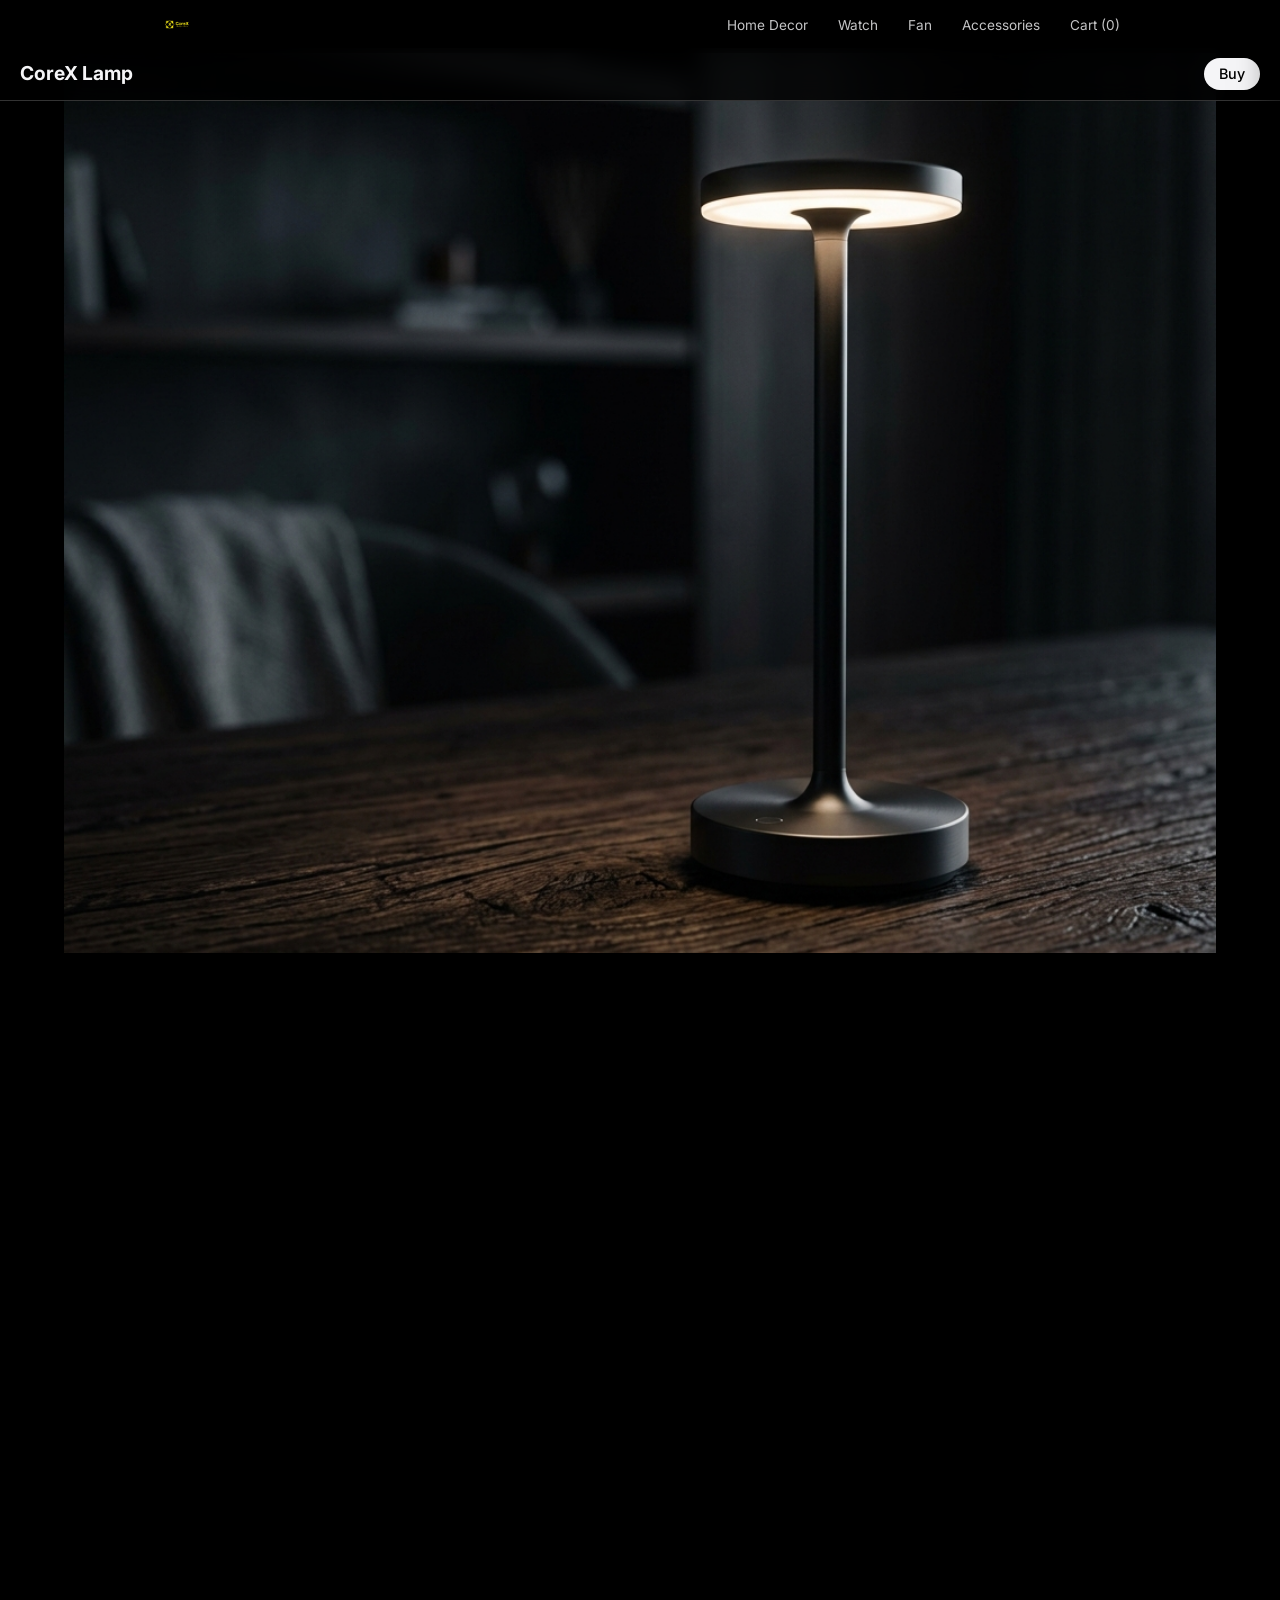
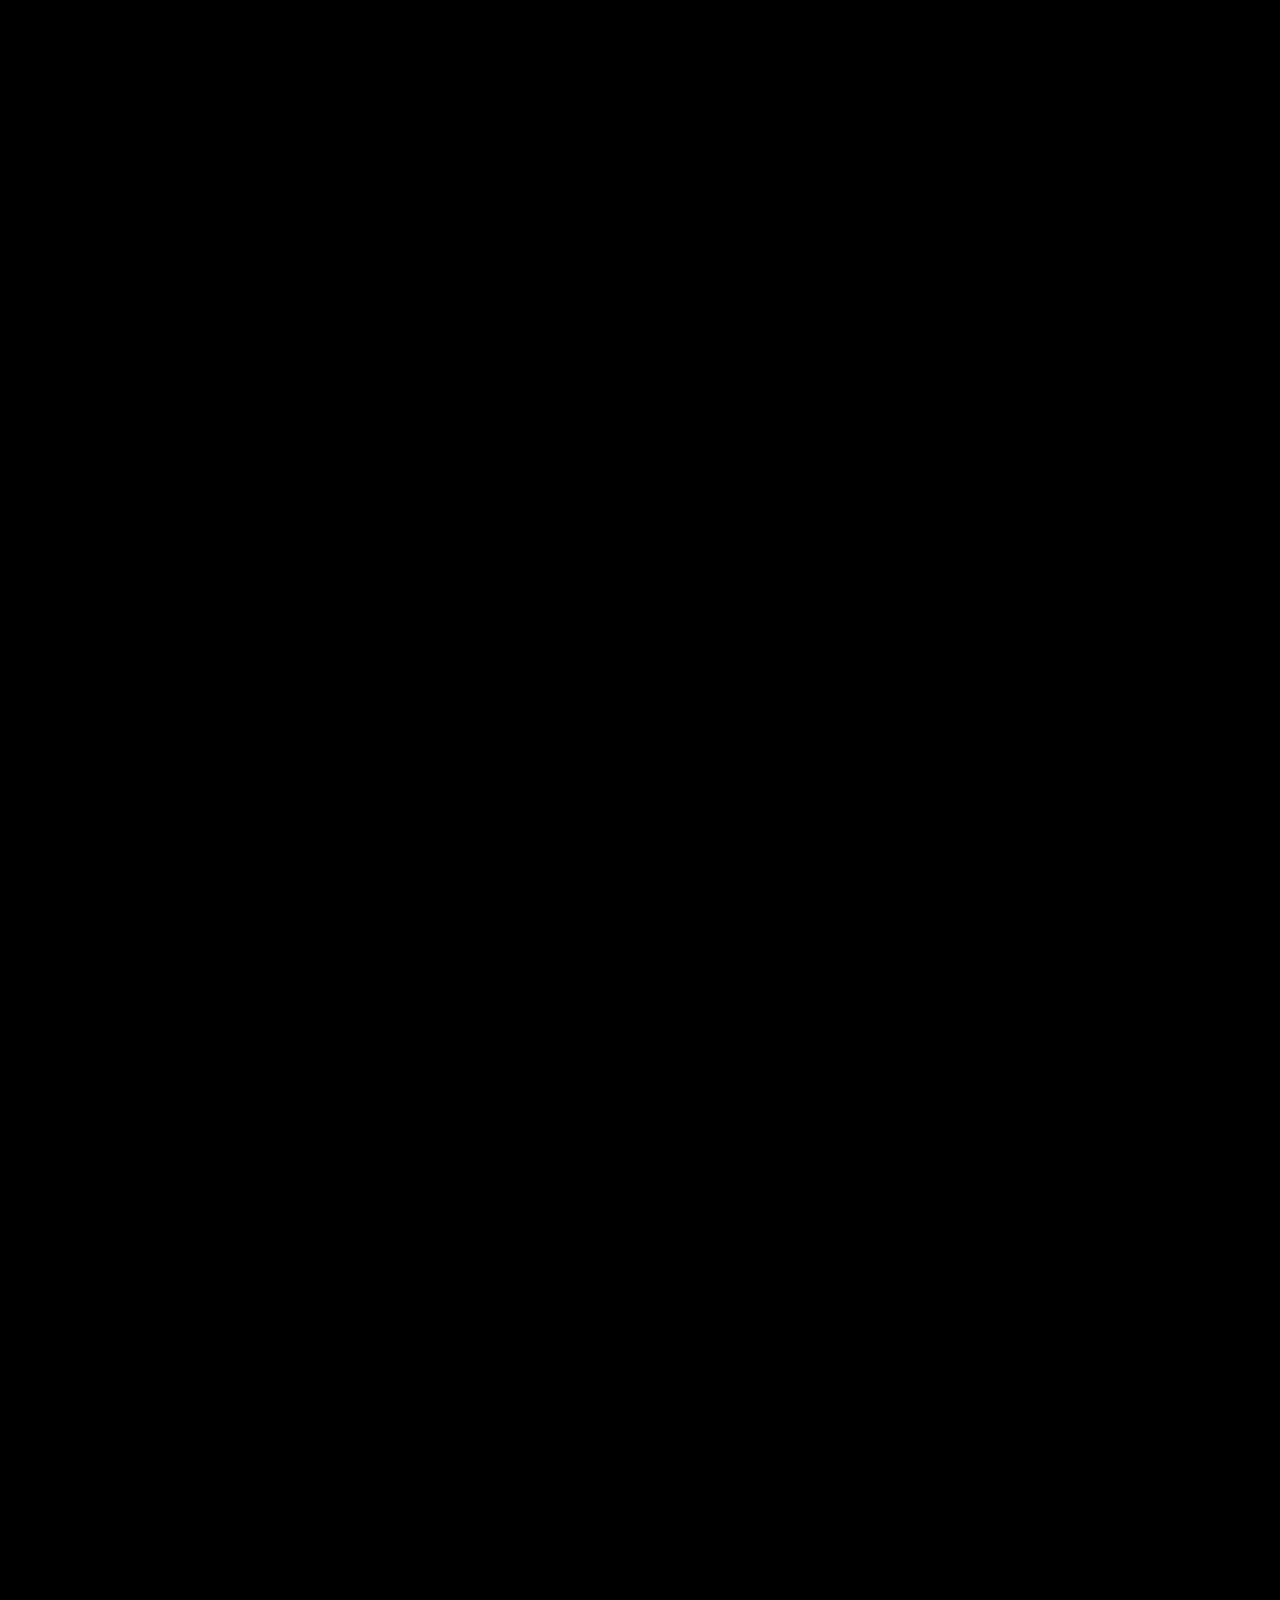
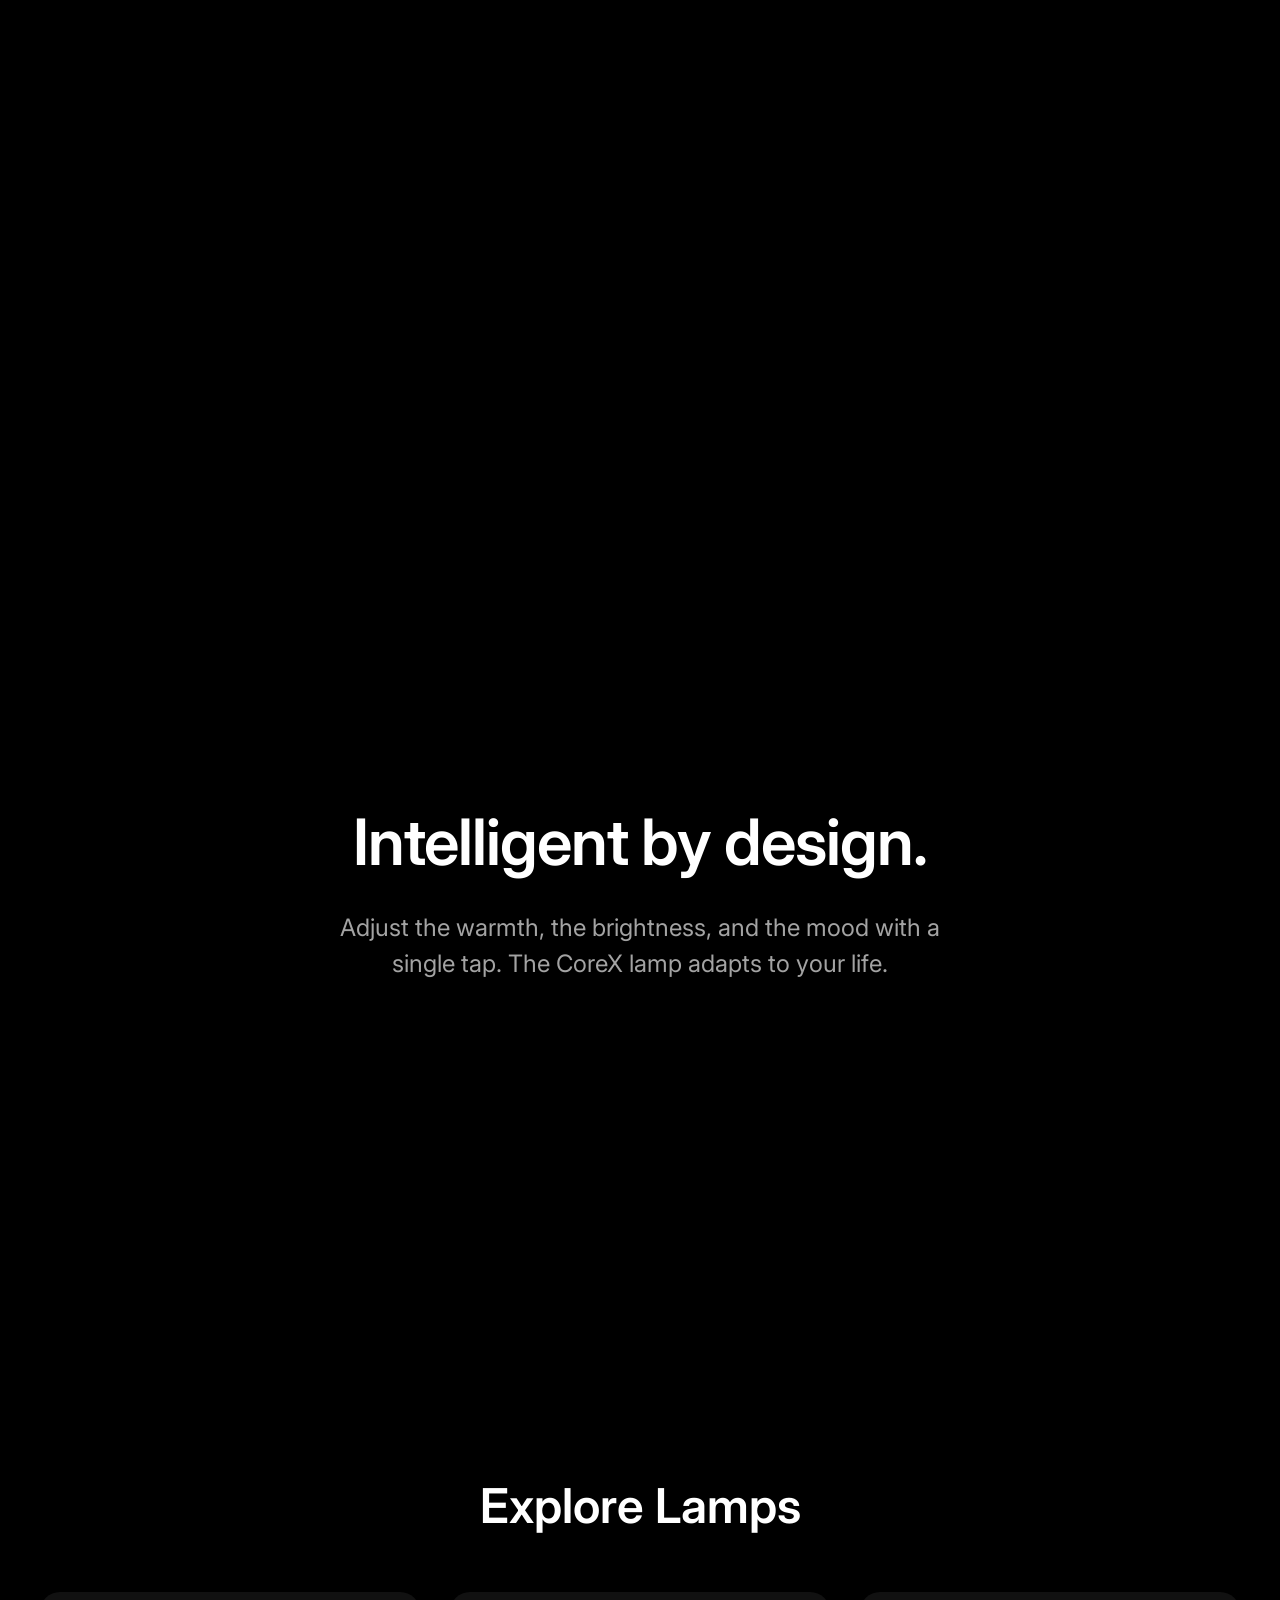
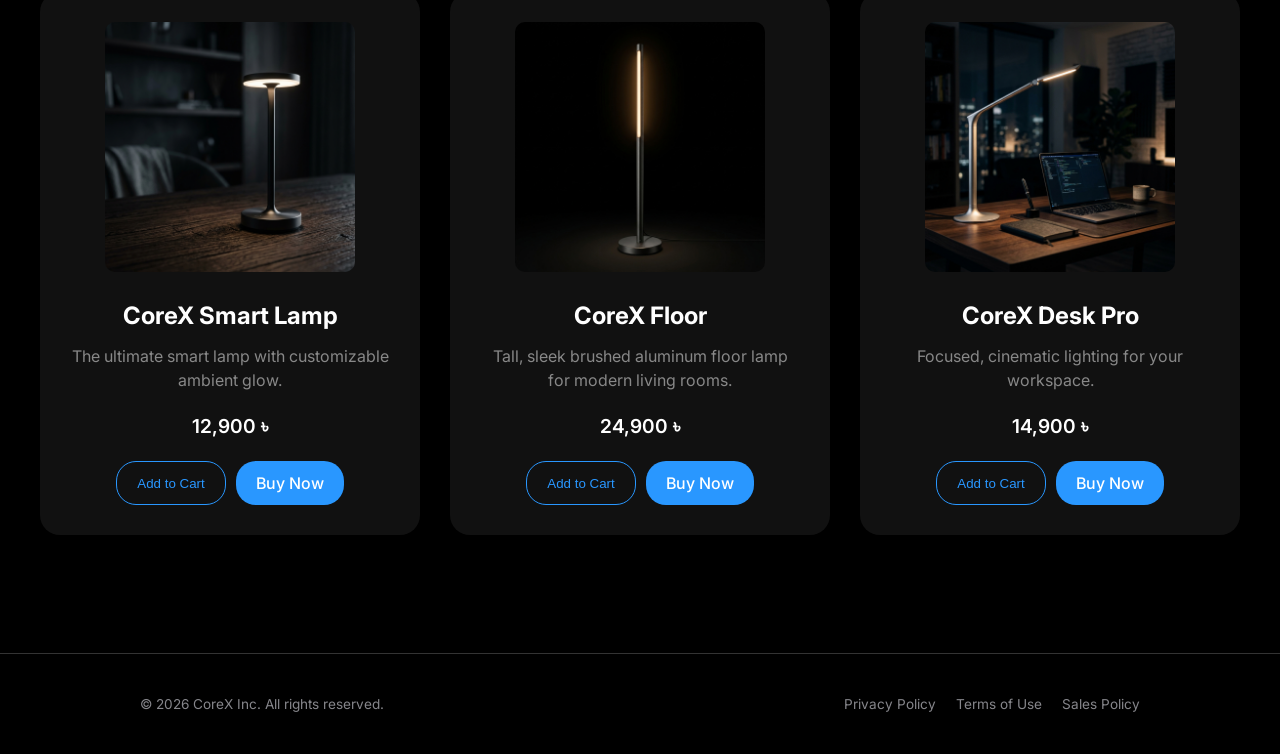
<file: lamp.html>
<!DOCTYPE html>
<html lang="en">
<head>
    <meta charset="UTF-8">
    <meta name="viewport" content="width=device-width, initial-scale=1.0">
    <title>CoreX Lamp - Pure Light</title>
    <link rel="stylesheet" href="assets/css/style.css">
    <link href="https://fonts.googleapis.com/css2?family=Inter:wght@300;400;500;600;700&display=swap" rel="stylesheet">
    <style>
        .interactive-container {
            height: 400vh; /* creates long scrollable area */
            background-color: #000;
            color: #fff;
            position: relative;
        }
        .sticky-view {
            position: sticky;
            top: 0;
            height: 100vh;
            width: 100%;
            display: flex;
            justify-content: center;
            align-items: center;
            overflow: hidden;
        }
        .lamp-image {
            width: 60%;
            max-width: 800px;
            transform: scale(1.5);
            transition: transform 0.1s ease-out; /* Smooth snapping */
            z-index: 1;
        }
        .lamp-text {
            position: absolute;
            font-size: 5vw;
            font-weight: 700;
            opacity: 0;
            text-align: center;
            z-index: 2;
            pointer-events: none;
            width: 100%;
        }
        .text-1 { top: 20%; }
        .text-2 { top: 40%; }
        .text-3 { top: 60%; }
        
        .buy-nav {
            position: sticky;
            top: 48px;
            background: rgba(0,0,0,0.8);
            backdrop-filter: blur(10px);
            z-index: 999;
            padding: 10px 20px;
            display: flex;
            justify-content: space-between;
            align-items: center;
            border-bottom: 1px solid #333;
        }
        .buy-nav h2 {
            font-size: 1.2rem;
            margin: 0;
        }
    </style>
</head>
<body>
    <nav class="navbar">
        <div class="nav-content">
            <a href="index.html" class="logo"><img src="assets/images/logo.png" alt="CoreX" style="height: 35px; width: auto; display: block;"></a>
            <ul class="nav-links">
                <li><a href="index.html#decor">Home Decor</a></li>
                <li><a href="index.html#watch">Watch</a></li>
                <li><a href="index.html#fan">Fan</a></li>
                <li><a href="index.html#accessories">Accessories</a></li>
            </ul>
        </div>
    </nav>

    <div class="buy-nav">
        <h2>CoreX Lamp</h2>
        <a href="order.html?product=CoreX%20Lamp&price=12900&img=assets/images/corex_hero_light_1777254345968.png" class="btn-primary" style="padding: 5px 15px; font-size: 0.9rem;">Buy</a>
    </div>

    <div class="interactive-container" id="scrollContainer">
        <div class="sticky-view">
            <img src="assets/images/corex_hero_light_1777254345968.png" class="lamp-image" id="lampImage" alt="CoreX Lamp">
            <div class="lamp-text text-1" id="text1">Shadows fade.</div>
            <div class="lamp-text text-2" id="text2">Light emerges.</div>
            <div class="lamp-text text-3" id="text3">The new CoreX Lamp.</div>
        </div>
    </div>

    <section class="dark-section" style="min-height: 100vh;">
        <div class="feature-content fade-in" style="max-width: 800px; margin: 0 auto; text-align: center;">
            <h2 style="font-size: 4rem; color: #fff;">Intelligent by design.</h2>
            <p style="color: #ccc; font-size: 1.5rem; margin-top: 20px;">Adjust the warmth, the brightness, and the mood with a single tap. The CoreX lamp adapts to your life.</p>
        </div>
    </section>

    <section class="catalog-section" id="catalog">
        <div class="catalog-header fade-in">
            <h2>Explore Lamps</h2>
        </div>
        <div class="catalog-grid">
            <div class="catalog-item fade-in">
                <a href="product.html?id=corex-smart-lamp" style="text-decoration: none;">
                    <img src="assets/images/corex_hero_light_1777254345968.png" alt="CoreX Smart Lamp">
                    <h3>CoreX Smart Lamp</h3>
                </a>
                <p>The ultimate smart lamp with customizable ambient glow.</p>
                <div class="catalog-price">12,900 ৳</div>
                <div class="catalog-buttons">
                    <button class="catalog-add-cart" onclick="cart.add('CoreX Smart Lamp', 12900, 'assets/images/corex_hero_light_1777254345968.png')">Add to Cart</button>
                    <a href="order.html?product=CoreX%20Smart%20Lamp&price=12900&img=assets/images/corex_hero_light_1777254345968.png" class="catalog-buy">Buy Now</a>
                </div>
            </div>
            <div class="catalog-item fade-in" style="transition-delay: 0.1s">
                <a href="product.html?id=corex-floor" style="text-decoration: none;">
                    <img src="assets/images/corex_lamp_floor_1777256105955.png" alt="CoreX Floor Lamp">
                    <h3>CoreX Floor</h3>
                </a>
                <p>Tall, sleek brushed aluminum floor lamp for modern living rooms.</p>
                <div class="catalog-price">24,900 ৳</div>
                <div class="catalog-buttons">
                    <button class="catalog-add-cart" onclick="cart.add('CoreX Floor', 24900, 'assets/images/corex_lamp_floor_1777256105955.png')">Add to Cart</button>
                    <a href="order.html?product=CoreX%20Floor&price=24900&img=assets/images/corex_lamp_floor_1777256105955.png" class="catalog-buy">Buy Now</a>
                </div>
            </div>
            <div class="catalog-item fade-in" style="transition-delay: 0.2s">
                <a href="product.html?id=corex-desk-pro" style="text-decoration: none;">
                    <img src="assets/images/corex_lamp_desk_1777256343733.png" alt="CoreX Desk Lamp">
                    <h3>CoreX Desk Pro</h3>
                </a>
                <p>Focused, cinematic lighting for your workspace.</p>
                <div class="catalog-price">14,900 ৳</div>
                <div class="catalog-buttons">
                    <button class="catalog-add-cart" onclick="cart.add('CoreX Desk Pro', 14900, 'assets/images/corex_lamp_desk_1777256343733.png')">Add to Cart</button>
                    <a href="order.html?product=CoreX%20Desk%20Pro&price=14900&img=assets/images/corex_lamp_desk_1777256343733.png" class="catalog-buy">Buy Now</a>
                </div>
            </div>
        </div>
    </section>

    <!-- Footer -->
    <footer class="footer">
        <div class="footer-content">
            <p>&copy; 2026 CoreX Inc. All rights reserved.</p>
            <ul class="footer-links">
                <li><a href="privacy.html">Privacy Policy</a></li>
                <li><a href="terms.html">Terms of Use</a></li>
                <li><a href="sales.html">Sales Policy</a></li>
            </ul>
        </div>
    </footer>

    <script src="assets/js/main.js"></script>
    <script>
        // Custom scroll interaction for Lamp page
        document.addEventListener('DOMContentLoaded', () => {
            const container = document.getElementById('scrollContainer');
            const lampImage = document.getElementById('lampImage');
            const text1 = document.getElementById('text1');
            const text2 = document.getElementById('text2');
            const text3 = document.getElementById('text3');

            window.addEventListener('scroll', () => {
                const rect = container.getBoundingClientRect();
                const containerTop = rect.top;
                const containerHeight = rect.height - window.innerHeight;
                
                // Calculate progress from 0 to 1
                let progress = 0;
                if (containerTop < 0) {
                    progress = Math.min(1, Math.max(0, Math.abs(containerTop) / containerHeight));
                }

                // Apple-style interactions based on progress
                // 1. Image scale down from 1.5 to 1.0
                const scale = 1.5 - (progress * 0.5);
                lampImage.style.transform = `scale(${scale})`;
                
                // 2. Text fading
                if (progress > 0.1 && progress < 0.4) {
                    text1.style.opacity = (progress - 0.1) * 3; // Fade in
                } else if (progress >= 0.4) {
                    text1.style.opacity = 1 - ((progress - 0.4) * 5); // Fade out quickly
                } else {
                    text1.style.opacity = 0;
                }

                if (progress > 0.4 && progress < 0.7) {
                    text2.style.opacity = (progress - 0.4) * 3;
                } else if (progress >= 0.7) {
                    text2.style.opacity = 1 - ((progress - 0.7) * 5);
                } else {
                    text2.style.opacity = 0;
                }

                if (progress > 0.7) {
                    text3.style.opacity = (progress - 0.7) * 4;
                } else {
                    text3.style.opacity = 0;
                }
            });
        });
    </script>
</body>
</html>
</file>
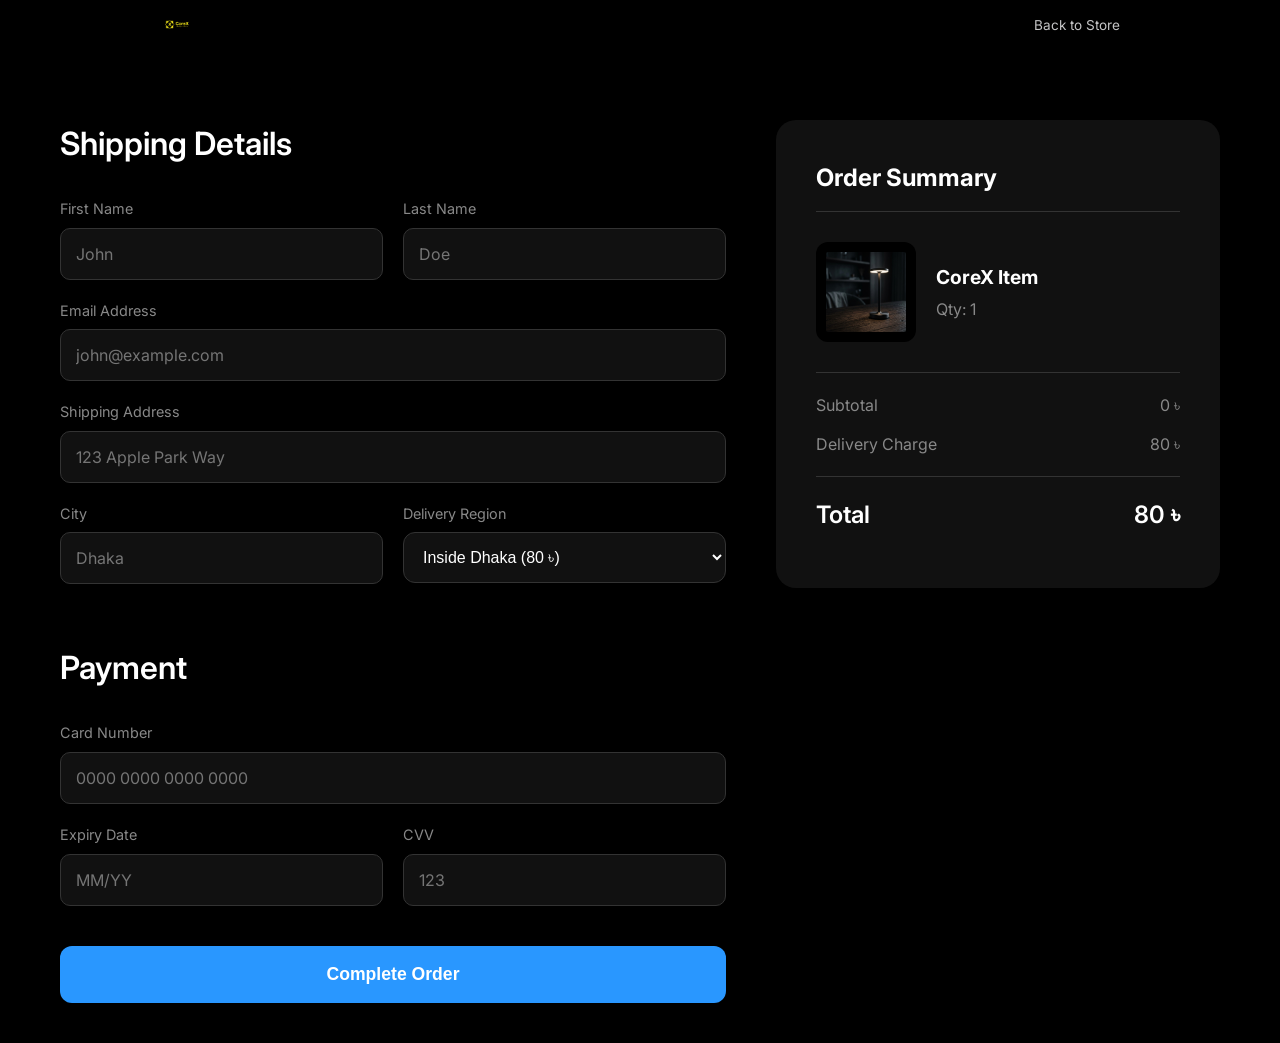
<file: order.html>
<!DOCTYPE html>
<html lang="en">
<head>
    <meta charset="UTF-8">
    <meta name="viewport" content="width=device-width, initial-scale=1.0">
    <title>CoreX - Secure Checkout</title>
    <link rel="stylesheet" href="assets/css/style.css">
    <link href="https://fonts.googleapis.com/css2?family=Inter:wght@300;400;500;600;700&display=swap" rel="stylesheet">
    <style>
        body {
            background-color: #000;
            color: #fff;
            padding-top: 80px;
        }
        .checkout-container {
            max-width: 1200px;
            margin: 0 auto;
            padding: 40px 20px;
            display: grid;
            grid-template-columns: 1.5fr 1fr;
            gap: 50px;
        }
        .checkout-form h2 {
            font-size: 2rem;
            margin-bottom: 30px;
            font-weight: 600;
        }
        .form-group {
            margin-bottom: 20px;
        }
        .form-group label {
            display: block;
            margin-bottom: 8px;
            color: #888;
            font-size: 0.9rem;
        }
        .form-group input {
            width: 100%;
            padding: 15px;
            background-color: #111;
            border: 1px solid #333;
            border-radius: 10px;
            color: #fff;
            font-size: 1rem;
            font-family: 'Inter', sans-serif;
            transition: border-color 0.3s;
        }
        .form-group input:focus {
            outline: none;
            border-color: #2997ff;
        }
        .form-row {
            display: grid;
            grid-template-columns: 1fr 1fr;
            gap: 20px;
        }
        .btn-submit {
            width: 100%;
            padding: 18px;
            background-color: #2997ff;
            color: #fff;
            border: none;
            border-radius: 12px;
            font-size: 1.1rem;
            font-weight: 600;
            cursor: pointer;
            transition: background-color 0.3s;
            margin-top: 20px;
        }
        .btn-submit:hover {
            background-color: #147ce6;
        }
        .order-summary {
            background-color: #111;
            padding: 40px;
            border-radius: 20px;
            height: fit-content;
            position: sticky;
            top: 100px;
        }
        .order-summary h3 {
            font-size: 1.5rem;
            margin-bottom: 30px;
            border-bottom: 1px solid #333;
            padding-bottom: 15px;
        }
        .summary-item {
            display: flex;
            align-items: center;
            gap: 20px;
            margin-bottom: 30px;
        }
        .summary-item img {
            width: 100px;
            height: 100px;
            object-fit: contain;
            background-color: #000;
            border-radius: 12px;
            padding: 10px;
        }
        .summary-details h4 {
            font-size: 1.2rem;
            margin-bottom: 5px;
        }
        .summary-details p {
            color: #888;
            font-size: 1rem;
        }
        .summary-totals {
            border-top: 1px solid #333;
            padding-top: 20px;
            margin-top: 20px;
        }
        .summary-row {
            display: flex;
            justify-content: space-between;
            margin-bottom: 15px;
            color: #888;
        }
        .summary-row.total {
            color: #fff;
            font-size: 1.5rem;
            font-weight: 600;
            margin-top: 20px;
            border-top: 1px solid #333;
            padding-top: 20px;
        }
        
        /* Modals */
        .modal {
            display: none;
            position: fixed;
            top: 0; left: 0; width: 100%; height: 100%;
            background: rgba(0,0,0,0.8);
            backdrop-filter: blur(5px);
            z-index: 2000;
            justify-content: center;
            align-items: center;
        }
        .modal-content {
            background: #111;
            padding: 50px;
            border-radius: 20px;
            text-align: center;
            max-width: 400px;
            border: 1px solid #333;
        }
        .modal-content h2 { font-size: 2rem; margin-bottom: 20px; color: #2997ff; }
        .modal-content p { color: #ccc; margin-bottom: 30px; }
        
        @media (max-width: 768px) {
            .checkout-container { grid-template-columns: 1fr; }
            .order-summary { position: static; margin-bottom: 40px; order: -1; }
        }
    </style>
</head>
<body>
    <nav class="navbar">
        <div class="nav-content">
            <a href="index.html" class="logo"><img src="assets/images/logo.png" alt="CoreX" style="height: 35px; width: auto; display: block;"></a>
            <ul class="nav-links">
                <li><a href="index.html">Back to Store</a></li>
            </ul>
        </div>
    </nav>

    <div class="checkout-container">
        <!-- Checkout Form -->
        <div class="checkout-form">
            <h2>Shipping Details</h2>
            <form id="checkoutForm">
                <div class="form-row">
                    <div class="form-group">
                        <label>First Name</label>
                        <input type="text" required placeholder="John">
                    </div>
                    <div class="form-group">
                        <label>Last Name</label>
                        <input type="text" required placeholder="Doe">
                    </div>
                </div>
                <div class="form-group">
                    <label>Email Address</label>
                    <input type="email" required placeholder="john@example.com">
                </div>
                <div class="form-group">
                    <label>Shipping Address</label>
                    <input type="text" required placeholder="123 Apple Park Way">
                </div>
                <div class="form-row">
                    <div class="form-group">
                        <label>City</label>
                        <input type="text" required placeholder="Dhaka">
                    </div>
                    <div class="form-group">
                        <label>Delivery Region</label>
                        <select id="deliveryRegion" style="width: 100%; padding: 15px; background-color: #111; color: #fff; border: 1px solid #333; border-radius: 12px; font-size: 1rem;">
                            <option value="inside">Inside Dhaka (80 ৳)</option>
                            <option value="outside">Outside Dhaka (130 ৳)</option>
                        </select>
                    </div>
                </div>
                
                <h2 style="margin-top: 40px;">Payment</h2>
                <div class="form-group">
                    <label>Card Number</label>
                    <input type="text" required placeholder="0000 0000 0000 0000">
                </div>
                <div class="form-row">
                    <div class="form-group">
                        <label>Expiry Date</label>
                        <input type="text" required placeholder="MM/YY">
                    </div>
                    <div class="form-group">
                        <label>CVV</label>
                        <input type="password" required placeholder="123">
                    </div>
                </div>
                
                <button type="submit" class="btn-submit">Complete Order</button>
            </form>
        </div>

        <!-- Order Summary -->
        <div class="order-summary">
            <h3>Order Summary</h3>
            <div class="summary-item">
                <img src="" id="summaryImg" alt="Product">
                <div class="summary-details">
                    <h4 id="summaryTitle">Loading...</h4>
                    <p>Qty: 1</p>
                </div>
            </div>
            
            <div class="summary-totals">
                <div class="summary-row">
                    <span>Subtotal</span>
                    <span id="summarySubtotal">0 ৳</span>
                </div>
                <div class="summary-row">
                    <span>Delivery Charge</span>
                    <span id="summaryDelivery">0 ৳</span>
                </div>
                <div class="summary-row total">
                    <span>Total</span>
                    <span id="summaryTotal">0 ৳</span>
                </div>
            </div>
        </div>
    </div>

    <!-- Success Modal -->
    <div class="modal" id="successModal">
        <div class="modal-content">
            <h2>Order Confirmed!</h2>
            <p>Thank you for shopping with CoreX. Your premium product is on its way.</p>
            <a href="index.html" class="btn-primary" style="display: inline-block;">Return to Home</a>
        </div>
    </div>

    <script src="assets/js/products.js"></script>
    <script>
        document.addEventListener('DOMContentLoaded', () => {
            const urlParams = new URLSearchParams(window.location.search);
            const isCartCheckout = urlParams.get('checkout') === 'cart';

            let price = 0;
            let totalWeight = 0;

            if (isCartCheckout) {
                const actualCart = JSON.parse(localStorage.getItem('corex_cart')) || [];
                const summaryTitle = document.getElementById('summaryTitle');
                const summaryImg = document.getElementById('summaryImg');
                const summaryDetails = document.querySelector('.summary-item');
                
                if (actualCart.length === 0) {
                    summaryTitle.textContent = "Your cart is empty.";
                    summaryImg.style.display = 'none';
                    document.querySelector('.summary-details p').style.display = 'none';
                } else if (actualCart.length === 1) {
                    const item = actualCart[0];
                    summaryTitle.textContent = item.product;
                    summaryImg.src = item.img;
                    if(item.variant) summaryImg.classList.add(item.variant);
                    price = parseFloat(item.price);
                    
                    for (const id in productDatabase) {
                        if (productDatabase[id].name === item.product) {
                            totalWeight += productDatabase[id].weight_kg || 0;
                        }
                    }
                } else {
                    summaryDetails.innerHTML = '';
                    summaryDetails.style.flexDirection = 'column';
                    summaryDetails.style.alignItems = 'flex-start';
                    actualCart.forEach(item => {
                        const imgClass = item.variant ? item.variant : '';
                        summaryDetails.innerHTML += `
                            <div style="display:flex; align-items:center; gap:15px; margin-bottom:15px; width:100%;">
                                <img src="${item.img}" class="${imgClass}" style="width:60px; height:60px; object-fit:contain; background:#000; border-radius:8px;">
                                <div>
                                    <h4 style="font-size:1rem; margin:0 0 5px 0;">${item.product}</h4>
                                    <p style="color:#888; margin:0;">${item.price.toLocaleString()} ৳</p>
                                </div>
                            </div>
                        `;
                        price += parseFloat(item.price);
                        
                        for (const id in productDatabase) {
                            if (productDatabase[id].name === item.product) {
                                totalWeight += productDatabase[id].weight_kg || 0;
                            }
                        }
                    });
                }
            } else {
                const product = urlParams.get('product') || 'CoreX Item';
                let priceStr = urlParams.get('price') || '0';
                const img = urlParams.get('img') || 'assets/images/corex_hero_light_1777254345968.png';
                const variantClass = urlParams.get('variant') || '';

                price = parseFloat(priceStr.replace(/[^0-9.]/g, ''));

                document.getElementById('summaryTitle').textContent = product;
                document.getElementById('summaryImg').src = img;
                if (variantClass) {
                    document.getElementById('summaryImg').classList.add(variantClass);
                }
                
                for (const id in productDatabase) {
                    if (productDatabase[id].name === product) {
                        totalWeight += productDatabase[id].weight_kg || 0;
                    }
                }
            }

            const regionSelect = document.getElementById('deliveryRegion');
            
            function calculateTotal() {
                const isOutside = regionSelect.value === 'outside';
                const baseDelivery = isOutside ? 130 : 80;
                const weightSurcharge = Math.ceil(totalWeight) * 20;
                
                const deliveryCharge = baseDelivery + weightSurcharge;
                const total = price + deliveryCharge;

                document.getElementById('summarySubtotal').textContent = `${price.toLocaleString()} ৳`;
                document.getElementById('summaryDelivery').textContent = `${deliveryCharge.toLocaleString()} ৳`;
                document.getElementById('summaryTotal').textContent = `${total.toLocaleString()} ৳`;
            }

            regionSelect.addEventListener('change', calculateTotal);
            calculateTotal();

            document.getElementById('checkoutForm').addEventListener('submit', (e) => {
                e.preventDefault();
                if(isCartCheckout) localStorage.removeItem('corex_cart');
                document.getElementById('successModal').style.display = 'flex';
            });
        });
    </script>
</body>
</html>
</file>
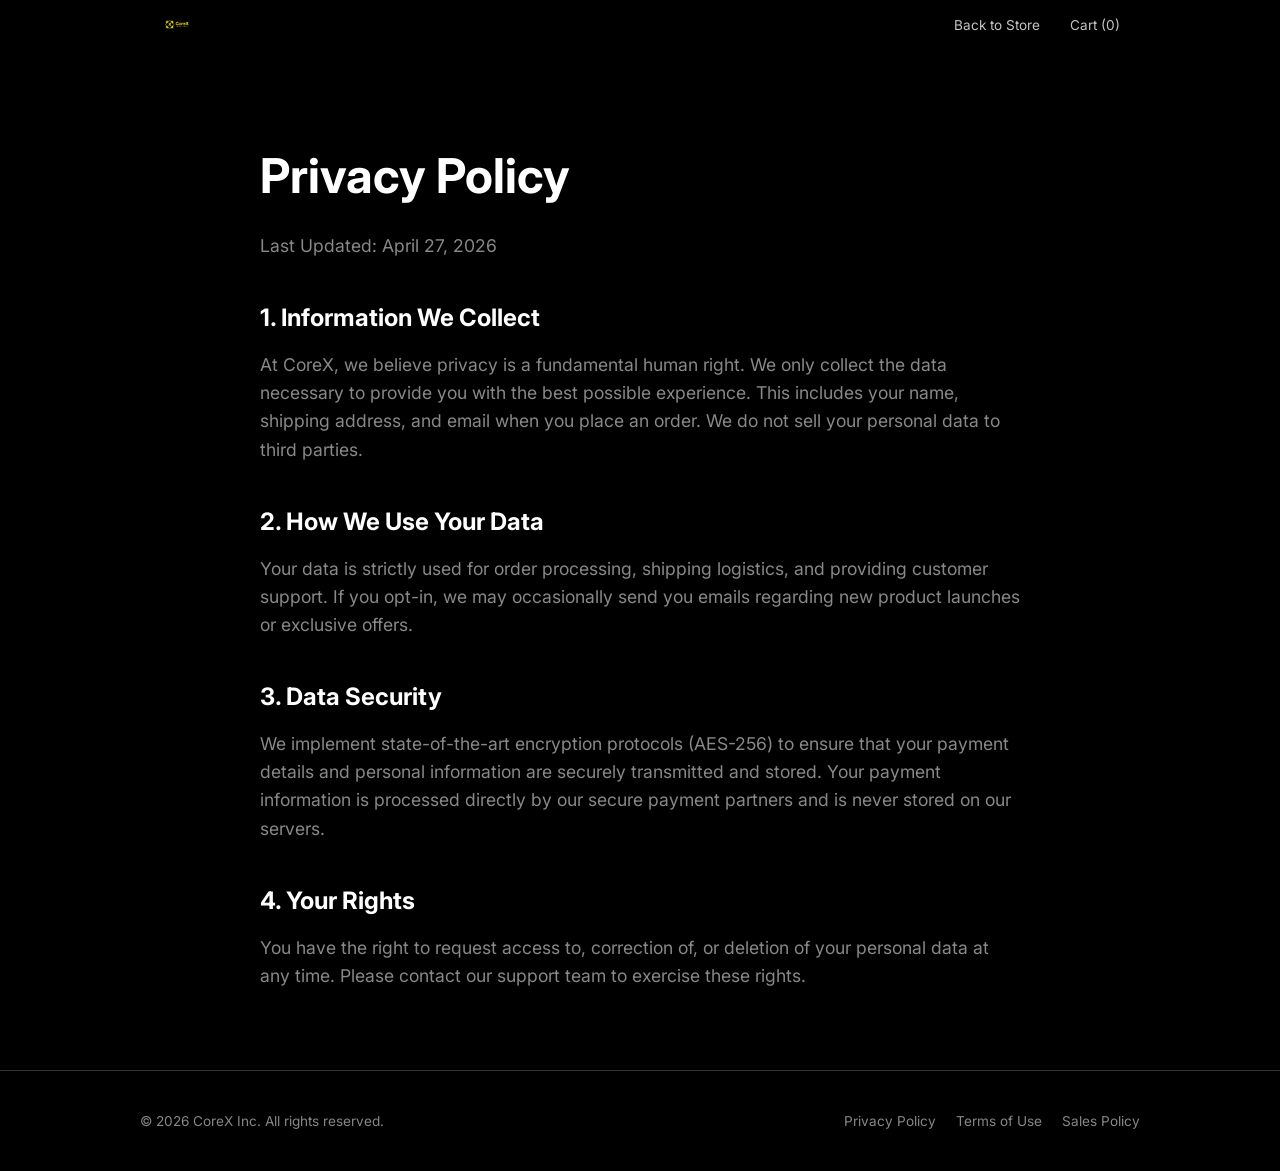
<file: privacy.html>
<!DOCTYPE html>
<html lang="en">
<head>
    <meta charset="UTF-8">
    <meta name="viewport" content="width=device-width, initial-scale=1.0">
    <title>CoreX - Privacy Policy</title>
    <link rel="stylesheet" href="assets/css/style.css">
    <link href="https://fonts.googleapis.com/css2?family=Inter:wght@300;400;500;600;700&display=swap" rel="stylesheet">
    <style>
        body { background-color: #000; color: #fff; padding-top: 80px; }
        .legal-container { max-width: 800px; margin: 0 auto; padding: 60px 20px; }
        .legal-container h1 { font-size: 3rem; margin-bottom: 20px; }
        .legal-container p { color: #888; font-size: 1.1rem; line-height: 1.6; margin-bottom: 20px; }
        .legal-container h2 { font-size: 1.5rem; margin-top: 40px; margin-bottom: 15px; }
    </style>
</head>
<body>
    <nav class="navbar">
        <div class="nav-content">
            <a href="index.html" class="logo"><img src="assets/images/logo.png" alt="CoreX" style="height: 35px; width: auto; display: block;"></a>
            <ul class="nav-links">
                <li><a href="index.html">Back to Store</a></li>
            </ul>
        </div>
    </nav>

    <div class="legal-container fade-in">
        <h1>Privacy Policy</h1>
        <p>Last Updated: April 27, 2026</p>
        
        <h2>1. Information We Collect</h2>
        <p>At CoreX, we believe privacy is a fundamental human right. We only collect the data necessary to provide you with the best possible experience. This includes your name, shipping address, and email when you place an order. We do not sell your personal data to third parties.</p>
        
        <h2>2. How We Use Your Data</h2>
        <p>Your data is strictly used for order processing, shipping logistics, and providing customer support. If you opt-in, we may occasionally send you emails regarding new product launches or exclusive offers.</p>
        
        <h2>3. Data Security</h2>
        <p>We implement state-of-the-art encryption protocols (AES-256) to ensure that your payment details and personal information are securely transmitted and stored. Your payment information is processed directly by our secure payment partners and is never stored on our servers.</p>
        
        <h2>4. Your Rights</h2>
        <p>You have the right to request access to, correction of, or deletion of your personal data at any time. Please contact our support team to exercise these rights.</p>
    </div>

    <footer class="footer">
        <div class="footer-content">
            <p>&copy; 2026 CoreX Inc. All rights reserved.</p>
            <ul class="footer-links">
                <li><a href="privacy.html">Privacy Policy</a></li>
                <li><a href="terms.html">Terms of Use</a></li>
                <li><a href="sales.html">Sales Policy</a></li>
            </ul>
        </div>
    </footer>
    <script src="assets/js/main.js"></script>
</body>
</html>
</file>
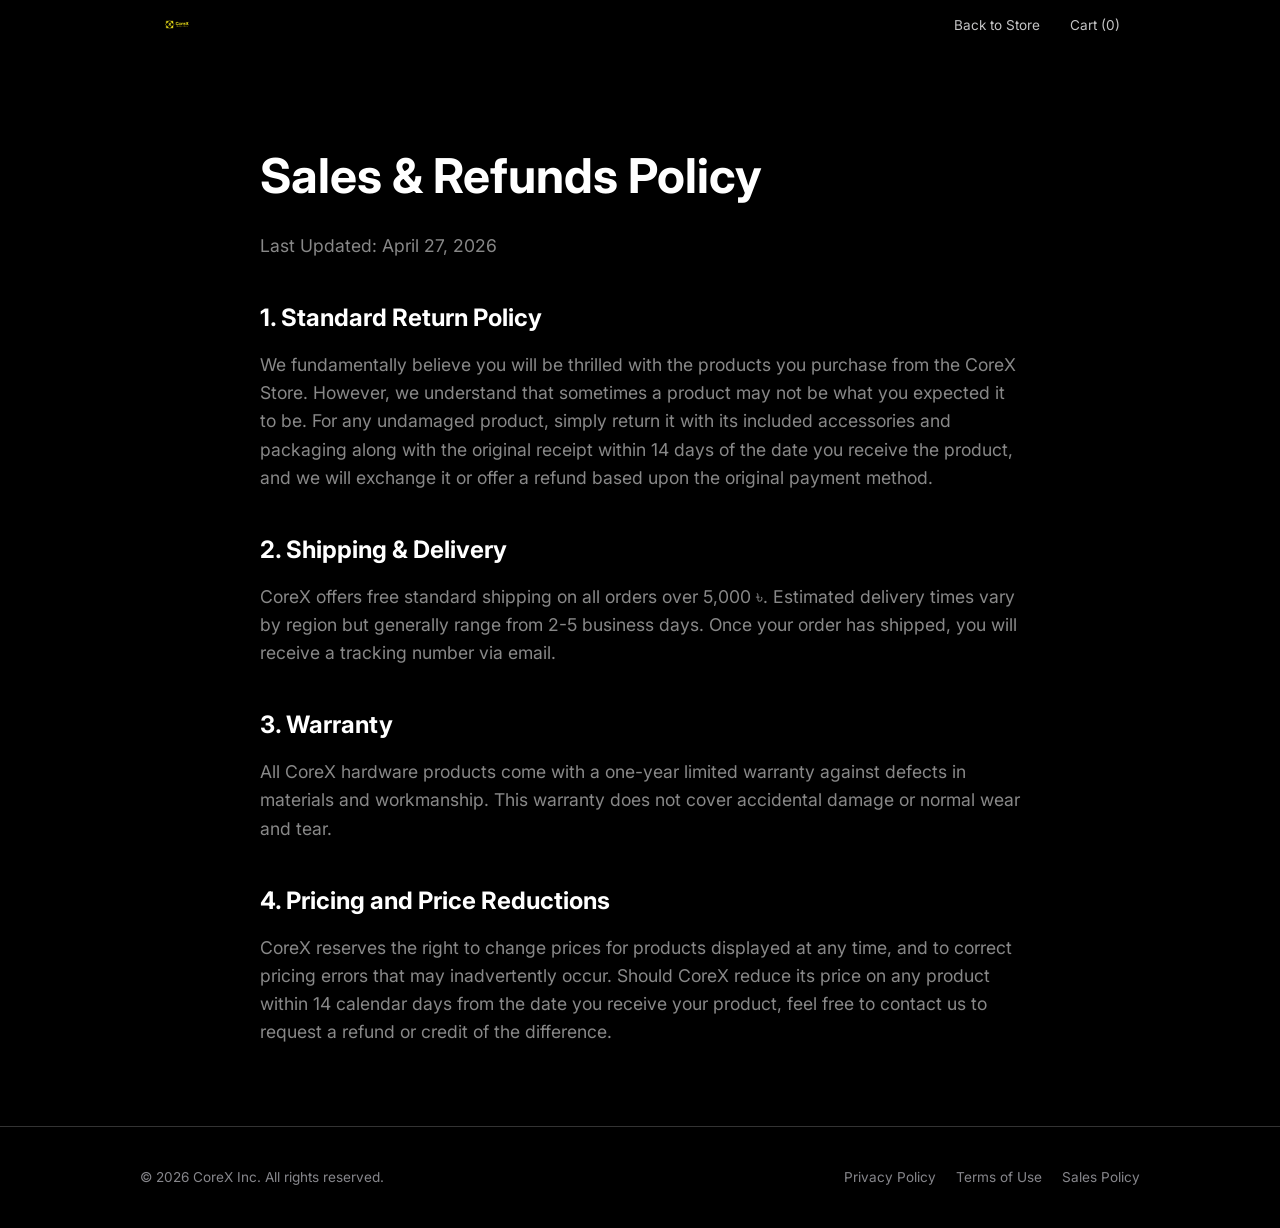
<file: sales.html>
<!DOCTYPE html>
<html lang="en">
<head>
    <meta charset="UTF-8">
    <meta name="viewport" content="width=device-width, initial-scale=1.0">
    <title>CoreX - Sales Policy</title>
    <link rel="stylesheet" href="assets/css/style.css">
    <link href="https://fonts.googleapis.com/css2?family=Inter:wght@300;400;500;600;700&display=swap" rel="stylesheet">
    <style>
        body { background-color: #000; color: #fff; padding-top: 80px; }
        .legal-container { max-width: 800px; margin: 0 auto; padding: 60px 20px; }
        .legal-container h1 { font-size: 3rem; margin-bottom: 20px; }
        .legal-container p { color: #888; font-size: 1.1rem; line-height: 1.6; margin-bottom: 20px; }
        .legal-container h2 { font-size: 1.5rem; margin-top: 40px; margin-bottom: 15px; }
    </style>
</head>
<body>
    <nav class="navbar">
        <div class="nav-content">
            <a href="index.html" class="logo"><img src="assets/images/logo.png" alt="CoreX" style="height: 35px; width: auto; display: block;"></a>
            <ul class="nav-links">
                <li><a href="index.html">Back to Store</a></li>
            </ul>
        </div>
    </nav>

    <div class="legal-container fade-in">
        <h1>Sales & Refunds Policy</h1>
        <p>Last Updated: April 27, 2026</p>
        
        <h2>1. Standard Return Policy</h2>
        <p>We fundamentally believe you will be thrilled with the products you purchase from the CoreX Store. However, we understand that sometimes a product may not be what you expected it to be. For any undamaged product, simply return it with its included accessories and packaging along with the original receipt within 14 days of the date you receive the product, and we will exchange it or offer a refund based upon the original payment method.</p>
        
        <h2>2. Shipping & Delivery</h2>
        <p>CoreX offers free standard shipping on all orders over 5,000 ৳. Estimated delivery times vary by region but generally range from 2-5 business days. Once your order has shipped, you will receive a tracking number via email.</p>
        
        <h2>3. Warranty</h2>
        <p>All CoreX hardware products come with a one-year limited warranty against defects in materials and workmanship. This warranty does not cover accidental damage or normal wear and tear.</p>
        
        <h2>4. Pricing and Price Reductions</h2>
        <p>CoreX reserves the right to change prices for products displayed at any time, and to correct pricing errors that may inadvertently occur. Should CoreX reduce its price on any product within 14 calendar days from the date you receive your product, feel free to contact us to request a refund or credit of the difference.</p>
    </div>

    <footer class="footer">
        <div class="footer-content">
            <p>&copy; 2026 CoreX Inc. All rights reserved.</p>
            <ul class="footer-links">
                <li><a href="privacy.html">Privacy Policy</a></li>
                <li><a href="terms.html">Terms of Use</a></li>
                <li><a href="sales.html">Sales Policy</a></li>
            </ul>
        </div>
    </footer>
    <script src="assets/js/main.js"></script>
</body>
</html>
</file>
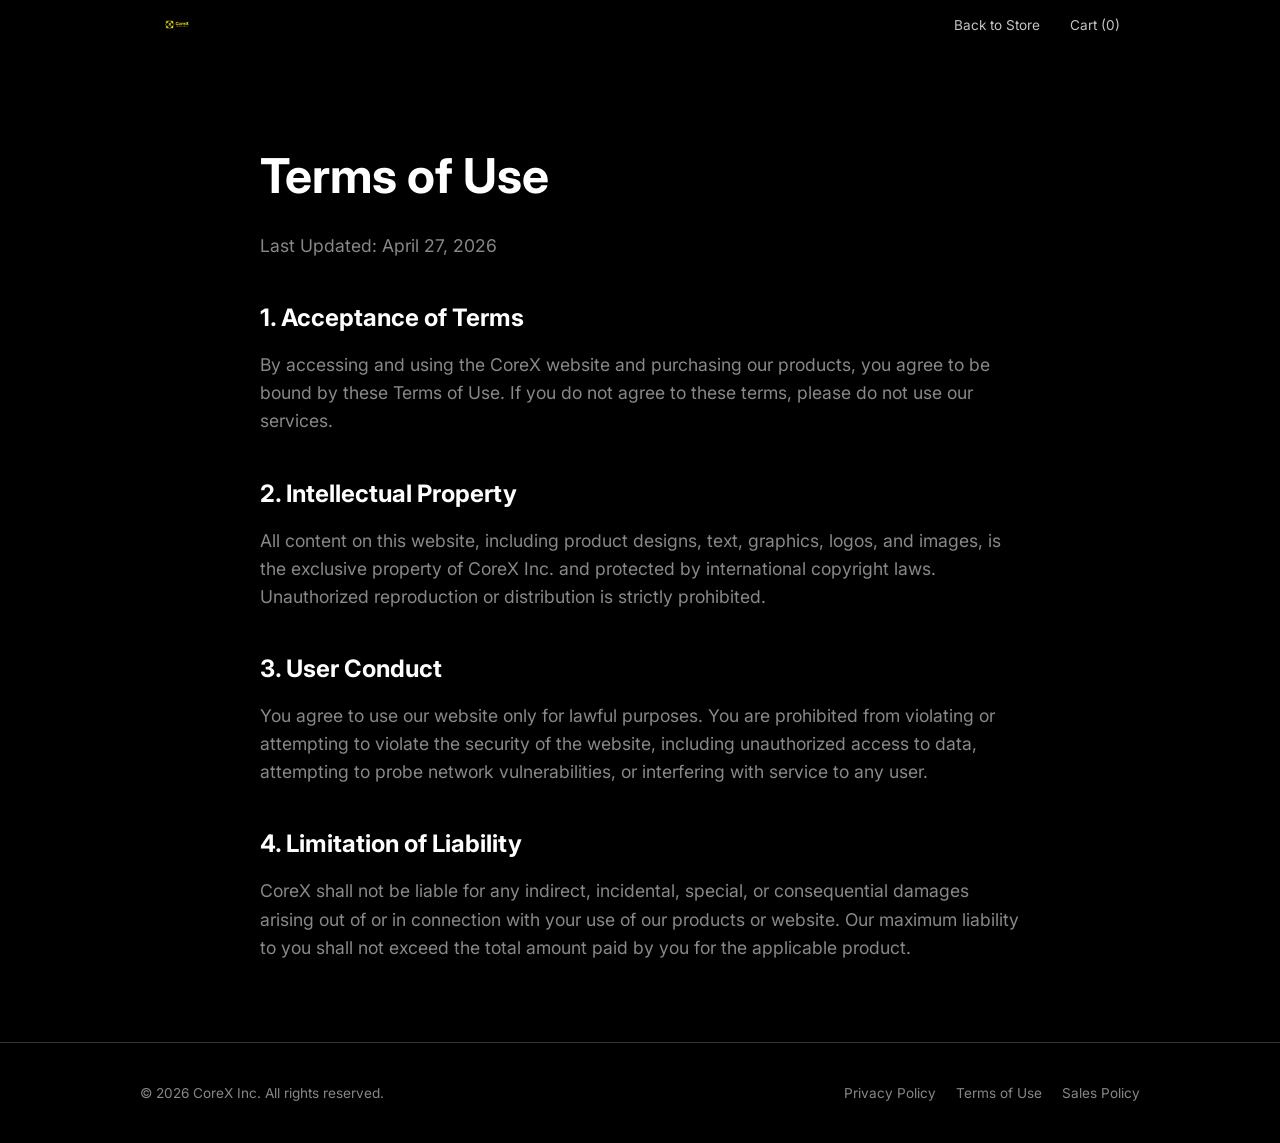
<file: terms.html>
<!DOCTYPE html>
<html lang="en">
<head>
    <meta charset="UTF-8">
    <meta name="viewport" content="width=device-width, initial-scale=1.0">
    <title>CoreX - Terms of Use</title>
    <link rel="stylesheet" href="assets/css/style.css">
    <link href="https://fonts.googleapis.com/css2?family=Inter:wght@300;400;500;600;700&display=swap" rel="stylesheet">
    <style>
        body { background-color: #000; color: #fff; padding-top: 80px; }
        .legal-container { max-width: 800px; margin: 0 auto; padding: 60px 20px; }
        .legal-container h1 { font-size: 3rem; margin-bottom: 20px; }
        .legal-container p { color: #888; font-size: 1.1rem; line-height: 1.6; margin-bottom: 20px; }
        .legal-container h2 { font-size: 1.5rem; margin-top: 40px; margin-bottom: 15px; }
    </style>
</head>
<body>
    <nav class="navbar">
        <div class="nav-content">
            <a href="index.html" class="logo"><img src="assets/images/logo.png" alt="CoreX" style="height: 35px; width: auto; display: block;"></a>
            <ul class="nav-links">
                <li><a href="index.html">Back to Store</a></li>
            </ul>
        </div>
    </nav>

    <div class="legal-container fade-in">
        <h1>Terms of Use</h1>
        <p>Last Updated: April 27, 2026</p>
        
        <h2>1. Acceptance of Terms</h2>
        <p>By accessing and using the CoreX website and purchasing our products, you agree to be bound by these Terms of Use. If you do not agree to these terms, please do not use our services.</p>
        
        <h2>2. Intellectual Property</h2>
        <p>All content on this website, including product designs, text, graphics, logos, and images, is the exclusive property of CoreX Inc. and protected by international copyright laws. Unauthorized reproduction or distribution is strictly prohibited.</p>
        
        <h2>3. User Conduct</h2>
        <p>You agree to use our website only for lawful purposes. You are prohibited from violating or attempting to violate the security of the website, including unauthorized access to data, attempting to probe network vulnerabilities, or interfering with service to any user.</p>
        
        <h2>4. Limitation of Liability</h2>
        <p>CoreX shall not be liable for any indirect, incidental, special, or consequential damages arising out of or in connection with your use of our products or website. Our maximum liability to you shall not exceed the total amount paid by you for the applicable product.</p>
    </div>

    <footer class="footer">
        <div class="footer-content">
            <p>&copy; 2026 CoreX Inc. All rights reserved.</p>
            <ul class="footer-links">
                <li><a href="privacy.html">Privacy Policy</a></li>
                <li><a href="terms.html">Terms of Use</a></li>
                <li><a href="sales.html">Sales Policy</a></li>
            </ul>
        </div>
    </footer>
    <script src="assets/js/main.js"></script>
</body>
</html>
</file>
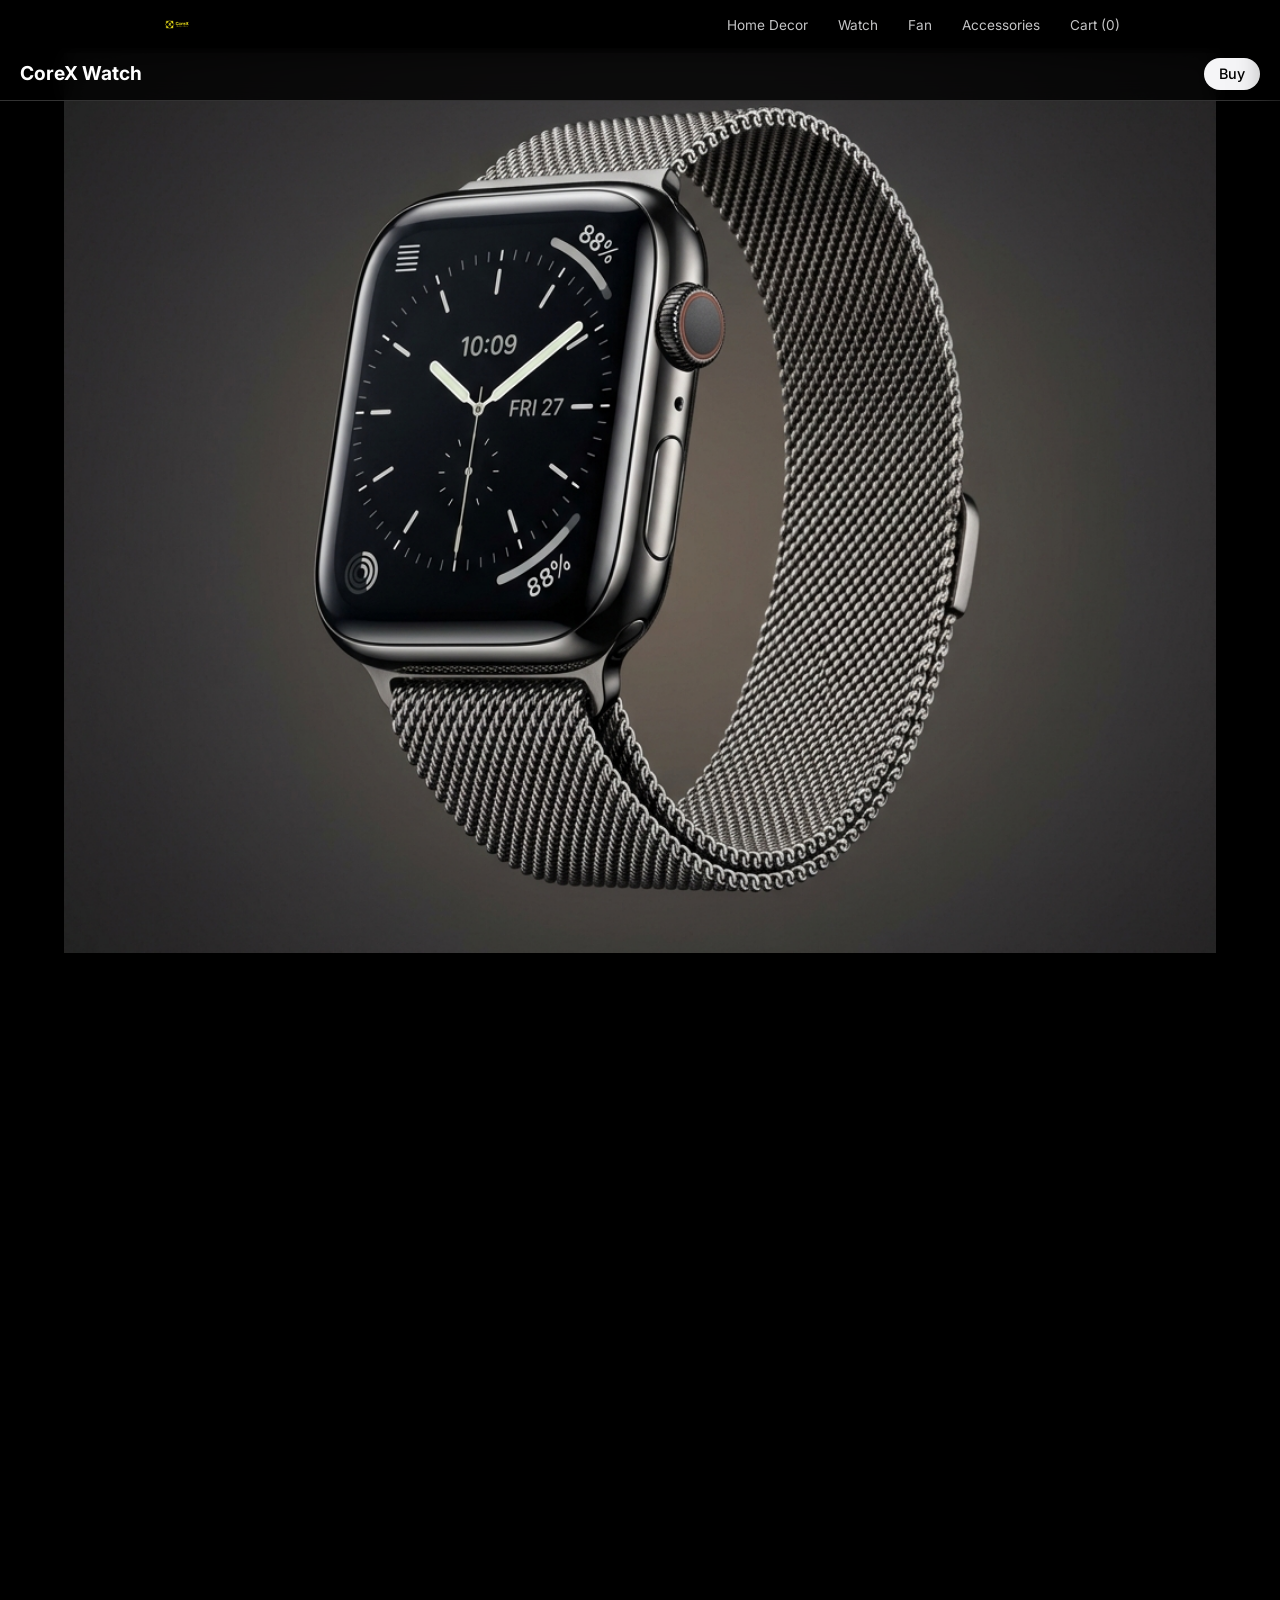
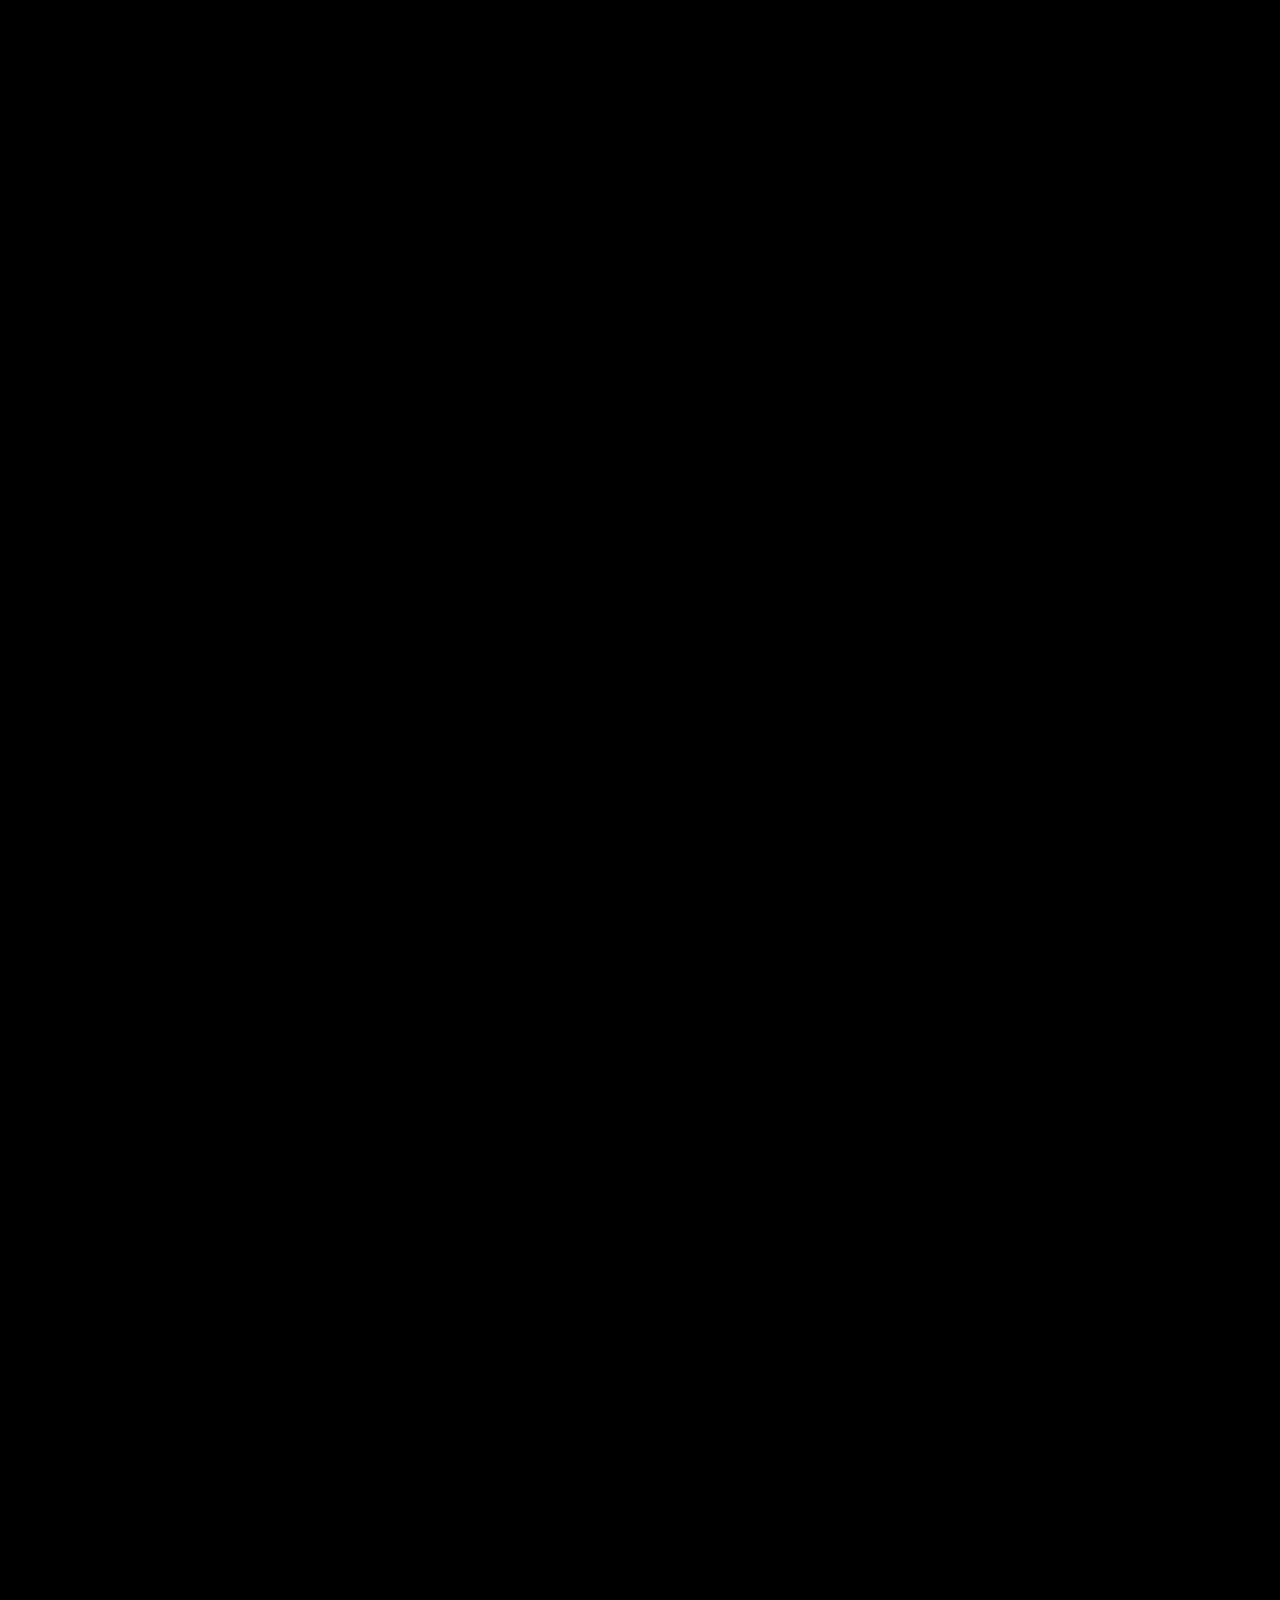
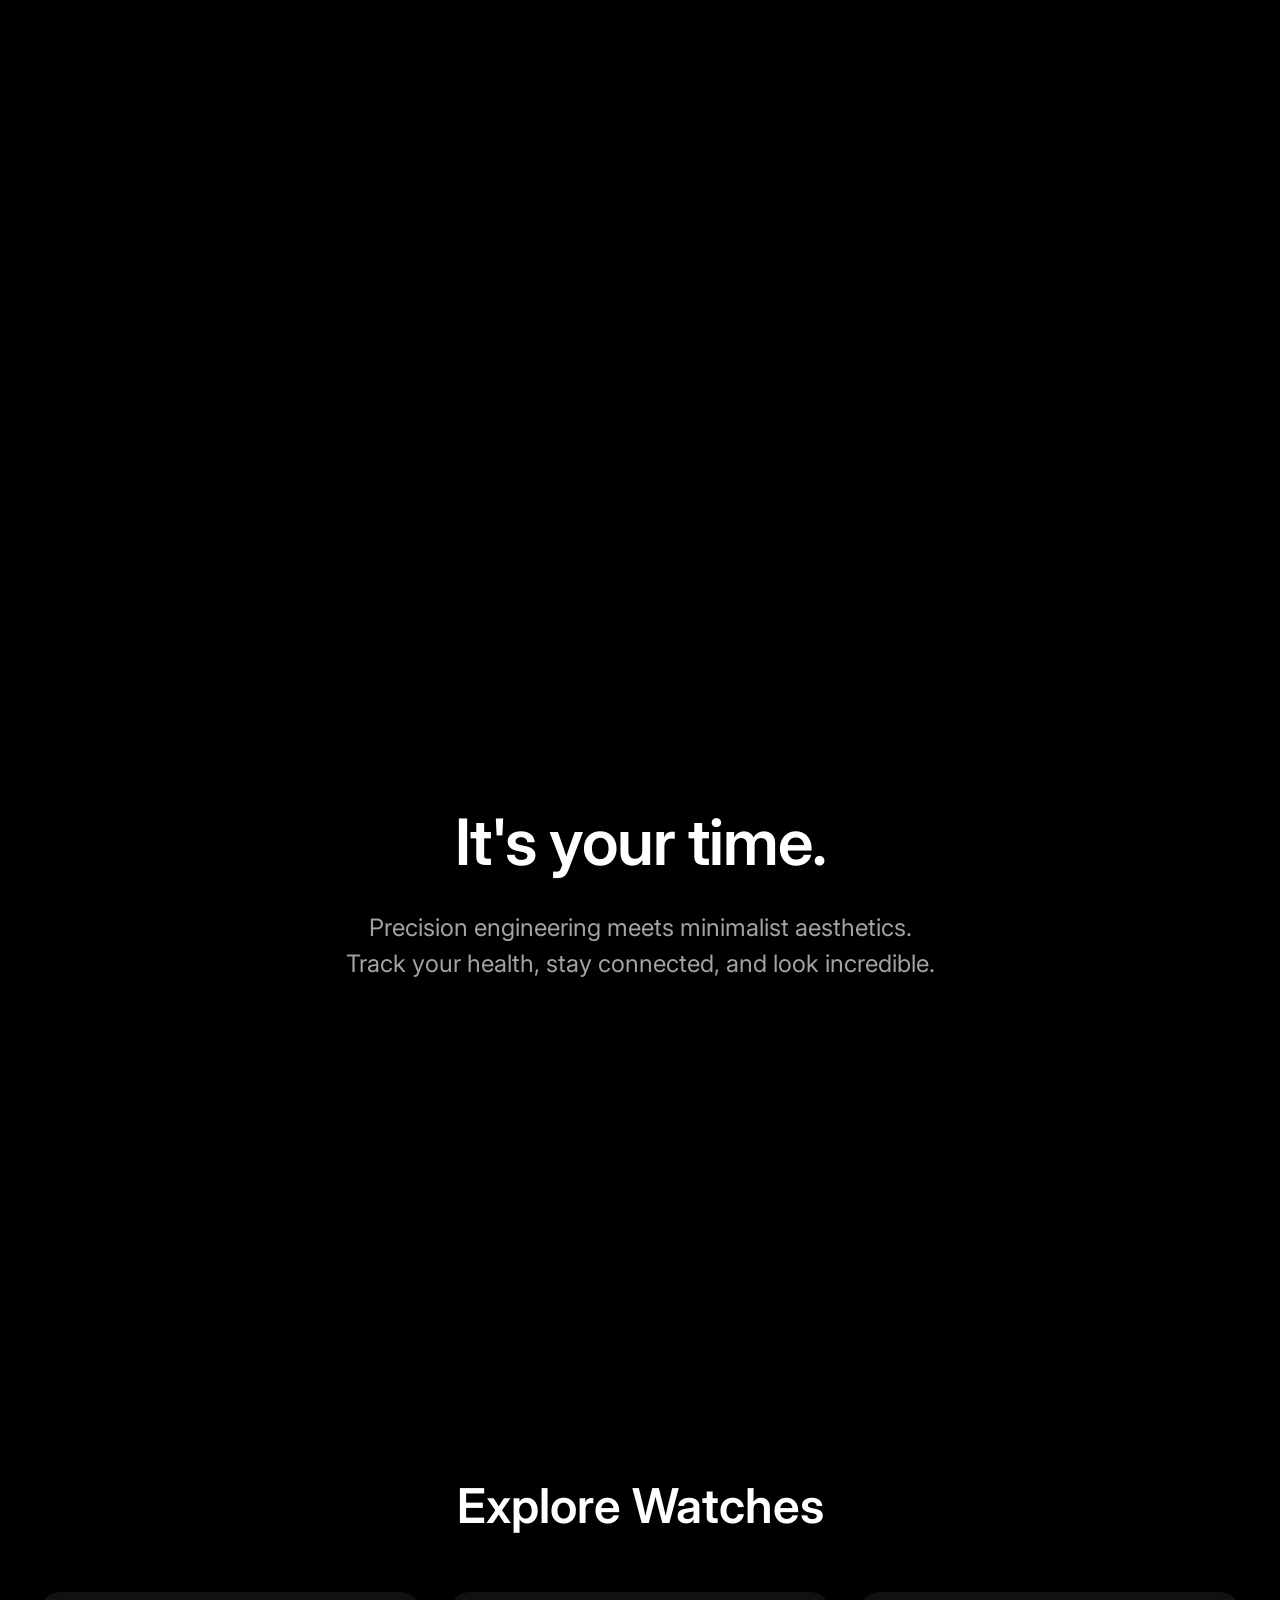
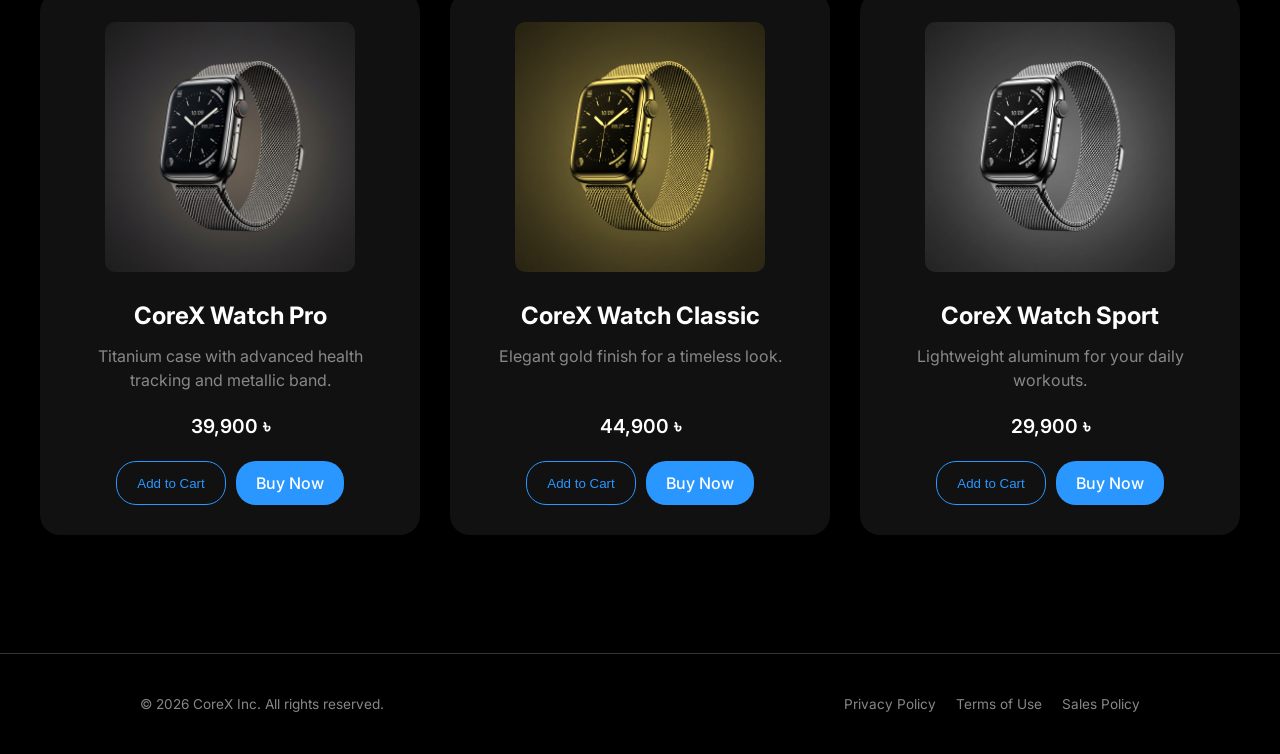
<file: watch.html>
<!DOCTYPE html>
<html lang="en">
<head>
    <meta charset="UTF-8">
    <meta name="viewport" content="width=device-width, initial-scale=1.0">
    <title>CoreX Watch</title>
    <link rel="stylesheet" href="assets/css/style.css">
    <link href="https://fonts.googleapis.com/css2?family=Inter:wght@300;400;500;600;700&display=swap" rel="stylesheet">
    <style>
        .interactive-container {
            height: 400vh;
            background-color: #000;
            color: #fff;
            position: relative;
        }
        .sticky-view {
            position: sticky;
            top: 0;
            height: 100vh;
            width: 100%;
            display: flex;
            justify-content: center;
            align-items: center;
            overflow: hidden;
        }
        .product-image {
            width: 60%;
            max-width: 800px;
            transform: scale(1.5);
            transition: transform 0.1s ease-out;
            z-index: 1;
        }
        .product-text {
            position: absolute;
            font-size: 5vw;
            font-weight: 700;
            opacity: 0;
            text-align: center;
            z-index: 2;
            pointer-events: none;
            width: 100%;
        }
        .text-1 { top: 20%; }
        .text-2 { top: 40%; }
        .text-3 { top: 60%; }
        
        .buy-nav {
            position: sticky;
            top: 48px;
            background: rgba(0,0,0,0.8);
            backdrop-filter: blur(10px);
            z-index: 999;
            padding: 10px 20px;
            display: flex;
            justify-content: space-between;
            align-items: center;
            border-bottom: 1px solid #333;
        }
        .buy-nav h2 { font-size: 1.2rem; margin: 0; color: #fff; }
    </style>
</head>
<body>
    <nav class="navbar">
        <div class="nav-content">
            <a href="index.html" class="logo"><img src="assets/images/logo.png" alt="CoreX" style="height: 35px; width: auto; display: block;"></a>
            <ul class="nav-links">
                <li><a href="index.html#decor">Home Decor</a></li>
                <li><a href="index.html#watch">Watch</a></li>
                <li><a href="index.html#fan">Fan</a></li>
                <li><a href="index.html#accessories">Accessories</a></li>
            </ul>
        </div>
    </nav>

    <div class="buy-nav">
        <h2>CoreX Watch</h2>
        <a href="order.html?product=CoreX%20Watch&price=39900&img=assets/images/corex_smartwatch_1777254452818.png" class="btn-primary" style="padding: 5px 15px; font-size: 0.9rem;">Buy</a>
    </div>

    <div class="interactive-container" id="scrollContainer">
        <div class="sticky-view">
            <img src="assets/images/corex_smartwatch_1777254452818.png" class="product-image" id="productImage" alt="CoreX Watch">
            <div class="product-text text-1" id="text1">Time, redefined.</div>
            <div class="product-text text-2" id="text2">Sleek metallic band.</div>
            <div class="product-text text-3" id="text3">The new CoreX Watch.</div>
        </div>
    </div>

    <section class="dark-section" style="min-height: 100vh;">
        <div class="feature-content fade-in" style="max-width: 800px; margin: 0 auto; text-align: center;">
            <h2 style="font-size: 4rem; color: #fff;">It's your time.</h2>
            <p style="color: #ccc; font-size: 1.5rem; margin-top: 20px;">Precision engineering meets minimalist aesthetics. Track your health, stay connected, and look incredible.</p>
        </div>
    </section>

    <section class="catalog-section" id="catalog">
        <div class="catalog-header fade-in">
            <h2>Explore Watches</h2>
        </div>
        <div class="catalog-grid">
            <div class="catalog-item fade-in">
                <a href="product.html?id=corex-watch-pro" style="text-decoration: none;">
                    <img src="assets/images/corex_smartwatch_1777254452818.png" alt="CoreX Watch Pro">
                    <h3>CoreX Watch Pro</h3>
                </a>
                <p>Titanium case with advanced health tracking and metallic band.</p>
                <div class="catalog-price">39,900 ৳</div>
                <div class="catalog-buttons">
                    <button class="catalog-add-cart" onclick="cart.add('CoreX Watch Pro', 39900, 'assets/images/corex_smartwatch_1777254452818.png')">Add to Cart</button>
                    <a href="order.html?product=CoreX%20Watch%20Pro&price=39900&img=assets/images/corex_smartwatch_1777254452818.png" class="catalog-buy">Buy Now</a>
                </div>
            </div>
            <div class="catalog-item fade-in" style="transition-delay: 0.1s">
                <a href="product.html?id=corex-watch-classic" style="text-decoration: none;">
                    <img src="assets/images/corex_smartwatch_1777254452818.png" class="variant-gold" alt="CoreX Watch Classic">
                    <h3>CoreX Watch Classic</h3>
                </a>
                <p>Elegant gold finish for a timeless look.</p>
                <div class="catalog-price">44,900 ৳</div>
                <div class="catalog-buttons">
                    <button class="catalog-add-cart" onclick="cart.add('CoreX Watch Classic', 44900, 'assets/images/corex_smartwatch_1777254452818.png', 'variant-gold')">Add to Cart</button>
                    <a href="order.html?product=CoreX%20Watch%20Classic&price=44900&img=assets/images/corex_smartwatch_1777254452818.png&variant=variant-gold" class="catalog-buy">Buy Now</a>
                </div>
            </div>
            <div class="catalog-item fade-in" style="transition-delay: 0.2s">
                <a href="product.html?id=corex-watch-sport" style="text-decoration: none;">
                    <img src="assets/images/corex_smartwatch_1777254452818.png" class="variant-silver" alt="CoreX Watch Sport">
                    <h3>CoreX Watch Sport</h3>
                </a>
                <p>Lightweight aluminum for your daily workouts.</p>
                <div class="catalog-price">29,900 ৳</div>
                <div class="catalog-buttons">
                    <button class="catalog-add-cart" onclick="cart.add('CoreX Watch Sport', 29900, 'assets/images/corex_smartwatch_1777254452818.png', 'variant-silver')">Add to Cart</button>
                    <a href="order.html?product=CoreX%20Watch%20Sport&price=29900&img=assets/images/corex_smartwatch_1777254452818.png&variant=variant-silver" class="catalog-buy">Buy Now</a>
                </div>
            </div>
        </div>
    </section>

    <!-- Footer -->
    <footer class="footer">
        <div class="footer-content">
            <p>&copy; 2026 CoreX Inc. All rights reserved.</p>
            <ul class="footer-links">
                <li><a href="privacy.html">Privacy Policy</a></li>
                <li><a href="terms.html">Terms of Use</a></li>
                <li><a href="sales.html">Sales Policy</a></li>
            </ul>
        </div>
    </footer>

    <script src="assets/js/main.js"></script>
    <script>
        document.addEventListener('DOMContentLoaded', () => {
            const container = document.getElementById('scrollContainer');
            const productImage = document.getElementById('productImage');
            const text1 = document.getElementById('text1');
            const text2 = document.getElementById('text2');
            const text3 = document.getElementById('text3');

            window.addEventListener('scroll', () => {
                const rect = container.getBoundingClientRect();
                const containerTop = rect.top;
                const containerHeight = rect.height - window.innerHeight;
                
                let progress = 0;
                if (containerTop < 0) {
                    progress = Math.min(1, Math.max(0, Math.abs(containerTop) / containerHeight));
                }

                const scale = 1.5 - (progress * 0.5);
                productImage.style.transform = `scale(${scale})`;
                
                if (progress > 0.1 && progress < 0.4) {
                    text1.style.opacity = (progress - 0.1) * 3;
                } else if (progress >= 0.4) {
                    text1.style.opacity = 1 - ((progress - 0.4) * 5);
                } else {
                    text1.style.opacity = 0;
                }

                if (progress > 0.4 && progress < 0.7) {
                    text2.style.opacity = (progress - 0.4) * 3;
                } else if (progress >= 0.7) {
                    text2.style.opacity = 1 - ((progress - 0.7) * 5);
                } else {
                    text2.style.opacity = 0;
                }

                if (progress > 0.7) {
                    text3.style.opacity = (progress - 0.7) * 4;
                } else {
                    text3.style.opacity = 0;
                }
            });
        });
    </script>
</body>
</html>
</file>
<file: assets/css/style.css>
:root {
    --bg-dark: #000000;
    --text-dark: #f5f5f7;
    --bg-light: #f5f5f7;
    --text-light: #1d1d1f;
    --accent: #2997ff;
    --nav-bg: rgba(0, 0, 0, 0.7);
    --nav-light-bg: rgba(255, 255, 255, 0.7);
}

* {
    margin: 0;
    padding: 0;
    box-sizing: border-box;
}

html {
    scroll-behavior: smooth;
}

body {
    font-family: 'Inter', -apple-system, BlinkMacSystemFont, sans-serif;
    line-height: 1.5;
    background-color: var(--bg-dark);
    color: var(--text-dark);
    overflow-x: hidden;
}

/* Navbar */
.navbar {
    position: fixed;
    top: 0;
    width: 100%;
    height: 48px;
    background-color: var(--nav-bg);
    backdrop-filter: blur(10px);
    -webkit-backdrop-filter: blur(10px);
    z-index: 1000;
    transition: background-color 0.3s ease, color 0.3s ease;
    color: var(--text-dark);
}

.navbar.light-mode {
    background-color: var(--nav-light-bg);
    color: var(--text-light);
}

.nav-content {
    max-width: 1000px;
    margin: 0 auto;
    height: 100%;
    display: flex;
    justify-content: space-between;
    align-items: center;
    padding: 0 20px;
}

.logo {
    color: inherit;
    text-decoration: none;
    font-weight: 600;
    font-size: 1.2rem;
    letter-spacing: -0.5px;
    transition: color 0.3s ease;
}

.nav-links {
    list-style: none;
    display: flex;
    gap: 30px;
}

.nav-links a {
    color: inherit;
    text-decoration: none;
    font-size: 0.85rem;
    font-weight: 400;
    opacity: 0.8;
    transition: opacity 0.3s;
}

.nav-links a:hover {
    opacity: 1;
}

/* Sections */
section {
    padding: 100px 20px;
    min-height: 100vh;
    display: flex;
    flex-direction: column;
    align-items: center;
    justify-content: center;
    text-align: center;
    position: relative;
    overflow: hidden;
}

.dark-section {
    background-color: var(--bg-dark);
    color: var(--text-dark);
}

.light-section {
    background-color: var(--bg-light);
    color: var(--text-light);
}

/* Hero Section */
.hero {
    padding-top: 120px;
}

.hero-content h1 {
    font-size: 4.5rem;
    font-weight: 600;
    letter-spacing: -1.5px;
    margin-bottom: 10px;
}

.hero-content p {
    font-size: 1.5rem;
    font-weight: 400;
    margin-bottom: 30px;
    opacity: 0.9;
}

.cta-buttons {
    display: flex;
    gap: 20px;
    justify-content: center;
    margin-bottom: 40px;
}

.btn-primary {
    background-color: var(--text-dark);
    color: var(--bg-dark);
    padding: 12px 24px;
    border-radius: 30px;
    text-decoration: none;
    font-weight: 500;
    transition: transform 0.3s, opacity 0.3s;
}

.btn-primary:hover {
    opacity: 0.9;
    transform: scale(1.05);
}

.btn-secondary {
    color: var(--accent);
    padding: 12px 0;
    text-decoration: none;
    font-weight: 500;
    font-size: 1.1rem;
    transition: opacity 0.3s;
}

.btn-secondary:hover {
    opacity: 0.8;
}

.hero-image {
    width: 100%;
    max-width: 1200px;
}

.hero-image img {
    max-width: 100%;
    height: auto;
    object-fit: cover;
    margin-top: 20px;
    border-radius: 20px;
}

/* Feature Sections */
.feature-section {
    flex-direction: column;
    justify-content: center;
    padding-top: 80px;
}

.feature-section:nth-of-type(even) {
    flex-direction: row;
    justify-content: center;
    align-items: center;
    gap: 50px;
    padding: 100px 5%;
}

@media (max-width: 900px) {
    .feature-section:nth-of-type(even) {
        flex-direction: column;
    }
}

.feature-content h2 {
    font-size: 3.5rem;
    font-weight: 600;
    letter-spacing: -1px;
}

.feature-content h3 {
    font-size: 2rem;
    font-weight: 400;
    margin-bottom: 20px;
    opacity: 0.9;
}

.feature-content p {
    font-size: 1.2rem;
    max-width: 600px;
    margin: 0 auto 30px auto;
    opacity: 0.8;
}

.text-left {
    text-align: left;
}

.text-left p {
    margin: 0 0 30px 0;
}

.cta-links a {
    color: var(--accent);
    text-decoration: none;
    font-size: 1.2rem;
    font-weight: 500;
}

.cta-links a:hover {
    text-decoration: underline;
}

.feature-image {
    margin-top: 40px;
    width: 100%;
    max-width: 600px;
    display: flex;
    justify-content: center;
}

.feature-image img {
    width: 100%;
    height: auto;
    border-radius: 20px;
    box-shadow: 0 20px 40px rgba(0,0,0,0.2);
}

/* Bento Grid */
.bento-section {
    min-height: auto;
    padding-bottom: 100px;
}

.section-header {
    margin-bottom: 60px;
}

.section-header h2 {
    font-size: 3rem;
    font-weight: 600;
}

.bento-grid {
    display: grid;
    grid-template-columns: repeat(2, 1fr);
    grid-template-rows: auto auto;
    gap: 20px;
    max-width: 1000px;
    width: 100%;
    margin: 0 auto;
}

.bento-item {
    border-radius: 24px;
    overflow: hidden;
    position: relative;
    display: flex;
    flex-direction: column;
    justify-content: flex-end;
    padding: 40px;
    min-height: 300px;
    text-align: left;
    transition: transform 0.3s ease, box-shadow 0.3s ease;
}

.bento-item:hover {
    transform: scale(1.02);
    box-shadow: 0 20px 40px rgba(0,0,0,0.1);
}

.bento-item.large {
    grid-column: 1 / -1;
    min-height: 500px;
    background-color: #111;
    color: #f5f5f7;
}

.bento-item.large img {
    position: absolute;
    top: 0;
    left: 0;
    width: 100%;
    height: 100%;
    object-fit: cover;
    z-index: 0;
}

.bento-text {
    position: relative;
    z-index: 1;
}

.bento-item.large .bento-text {
    position: absolute;
    top: 40px;
    left: 40px;
}

.bento-item h4 {
    font-size: 1.8rem;
    font-weight: 600;
    margin-bottom: 8px;
}

.bento-item p {
    font-size: 1.1rem;
    opacity: 0.8;
}

.dark-bg {
    background-color: #1d1d1f;
    color: #f5f5f7;
}

.light-bg {
    background-color: #222;
    color: #f5f5f7;
}

/* Catalog Grid */
.catalog-section {
    padding: 80px 20px;
    background-color: #000;
    width: 100%;
}
.catalog-header {
    text-align: center;
    margin-bottom: 50px;
}
.catalog-header h2 {
    font-size: 3rem;
    color: #fff;
    font-weight: 600;
}
.catalog-grid {
    display: grid;
    grid-template-columns: repeat(auto-fit, minmax(300px, 1fr));
    gap: 30px;
    max-width: 1200px;
    margin: 0 auto;
}
.catalog-item {
    background-color: #111;
    border-radius: 20px;
    padding: 30px;
    text-align: center;
    transition: transform 0.3s ease, box-shadow 0.3s ease;
    display: flex;
    flex-direction: column;
    justify-content: space-between;
}
.catalog-item:hover {
    transform: translateY(-10px);
    box-shadow: 0 20px 40px rgba(255,255,255,0.05);
}
.catalog-item img {
    max-width: 100%;
    height: 250px;
    object-fit: contain;
    margin-bottom: 20px;
    border-radius: 10px;
}
.catalog-item h3 {
    color: #fff;
    font-size: 1.5rem;
    margin-bottom: 10px;
}
.catalog-item p {
    color: #888;
    font-size: 1rem;
    margin-bottom: 20px;
    flex-grow: 1;
}
.catalog-price {
    font-size: 1.2rem;
    font-weight: 600;
    color: #fff;
    margin-bottom: 20px;
}
.catalog-buy {
    background-color: #2997ff;
    color: #fff;
    text-decoration: none;
    padding: 10px 20px;
    border-radius: 20px;
    font-weight: 500;
    transition: background-color 0.3s;
    display: inline-block;
}
.catalog-buy:hover {
    background-color: #147ce6;
}
/* Variant Filters */
.variant-silver { filter: grayscale(100%) brightness(1.2); }
.variant-gold { filter: sepia(100%) hue-rotate(10deg) saturate(200%); }
.variant-blue { filter: hue-rotate(180deg); }

/* Buttons Container */
.catalog-buttons {
    display: flex;
    gap: 10px;
    justify-content: center;
}
.catalog-add-cart {
    background-color: transparent;
    color: #2997ff;
    border: 1px solid #2997ff;
    text-decoration: none;
    padding: 10px 20px;
    border-radius: 20px;
    font-weight: 500;
    transition: all 0.3s;
    display: inline-block;
    cursor: pointer;
}
.catalog-add-cart:hover {
    background-color: rgba(41, 151, 255, 0.1);
}

/* Cart Drawer & Overlay */
.cart-overlay {
    position: fixed;
    top: 0; left: 0; width: 100%; height: 100%;
    background: rgba(0,0,0,0.6);
    backdrop-filter: blur(5px);
    z-index: 1999;
    opacity: 0;
    visibility: hidden;
    transition: opacity 0.3s ease;
}
.cart-overlay.show {
    opacity: 1;
    visibility: visible;
}
.cart-drawer {
    position: fixed;
    top: 0; right: -400px;
    width: 400px; height: 100vh;
    background: #111;
    box-shadow: -10px 0 30px rgba(0,0,0,0.5);
    z-index: 2000;
    transition: right 0.4s cubic-bezier(0.16, 1, 0.3, 1);
    display: flex;
    flex-direction: column;
}
.cart-drawer.open {
    right: 0;
}
.cart-header {
    padding: 20px;
    border-bottom: 1px solid #333;
    display: flex;
    justify-content: space-between;
    align-items: center;
}
.cart-header h2 { font-size: 1.5rem; }
.close-cart {
    background: none; border: none; color: #fff; font-size: 1.5rem; cursor: pointer;
}
.cart-items {
    flex-grow: 1;
    overflow-y: auto;
    padding: 20px;
}
.cart-item {
    display: flex;
    align-items: center;
    gap: 15px;
    margin-bottom: 20px;
    background: #1d1d1f;
    padding: 10px;
    border-radius: 12px;
}
.cart-item img {
    width: 60px; height: 60px; object-fit: contain; background: #000; border-radius: 8px;
}
.cart-item-details { flex-grow: 1; }
.cart-item-details h4 { font-size: 1rem; margin-bottom: 5px; }
.cart-item-details p { color: #888; font-size: 0.9rem; }
.remove-item {
    color: #ff3b30; background: none; border: none; cursor: pointer; font-size: 0.8rem; margin-top: 5px;
}
.cart-footer {
    padding: 20px;
    border-top: 1px solid #333;
}
.cart-total {
    display: flex; justify-content: space-between; margin-bottom: 20px; font-size: 1.2rem; font-weight: 600;
}
.btn-checkout {
    width: 100%; padding: 15px; background: #2997ff; color: #fff; border: none; border-radius: 12px; font-size: 1.1rem; font-weight: 600; cursor: pointer; transition: background 0.3s;
    text-align: center;
    text-decoration: none;
    display: block;
}
.btn-checkout:hover { background: #147ce6; }

@media (max-width: 450px) {
    .cart-drawer { width: 100%; right: -100%; }
}

/* Footer */
.footer {
    background-color: var(--bg-dark);
    color: #86868b;
    padding: 40px 20px;
    font-size: 0.85rem;
    border-top: 1px solid #333;
}

.footer-content {
    max-width: 1000px;
    margin: 0 auto;
    display: flex;
    justify-content: space-between;
    align-items: center;
}

.footer-links {
    list-style: none;
    display: flex;
    gap: 20px;
}

.footer-links a {
    color: #86868b;
    text-decoration: none;
}

.footer-links a:hover {
    text-decoration: underline;
}

/* Animations */
.fade-in {
    opacity: 0;
    transform: translateY(30px);
    transition: opacity 1s cubic-bezier(0.16, 1, 0.3, 1), transform 1s cubic-bezier(0.16, 1, 0.3, 1);
}

.scale-up {
    opacity: 0;
    transform: scale(0.9);
    transition: opacity 1.2s ease-out, transform 1.2s ease-out;
}

.slide-up {
    opacity: 0;
    transform: translateY(50px);
    transition: opacity 1s ease-out, transform 1s ease-out;
}

.slide-right {
    opacity: 0;
    transform: translateX(-50px);
    transition: opacity 1s ease-out, transform 1s ease-out;
}

.visible {
    opacity: 1;
    transform: translate(0) scale(1);
}

@media (max-width: 768px) {
    .hero-content h1 {
        font-size: 3rem;
    }
    .hero-content p {
        font-size: 1.2rem;
    }
    .feature-content h2 {
        font-size: 2.5rem;
    }
    .bento-grid {
        grid-template-columns: 1fr;
    }
    .bento-item.large {
        grid-column: 1;
    }
    .nav-links {
        display: none; 
    }
    .feature-section:nth-of-type(even) {
        padding: 50px 5%;
    }
}
</file>
